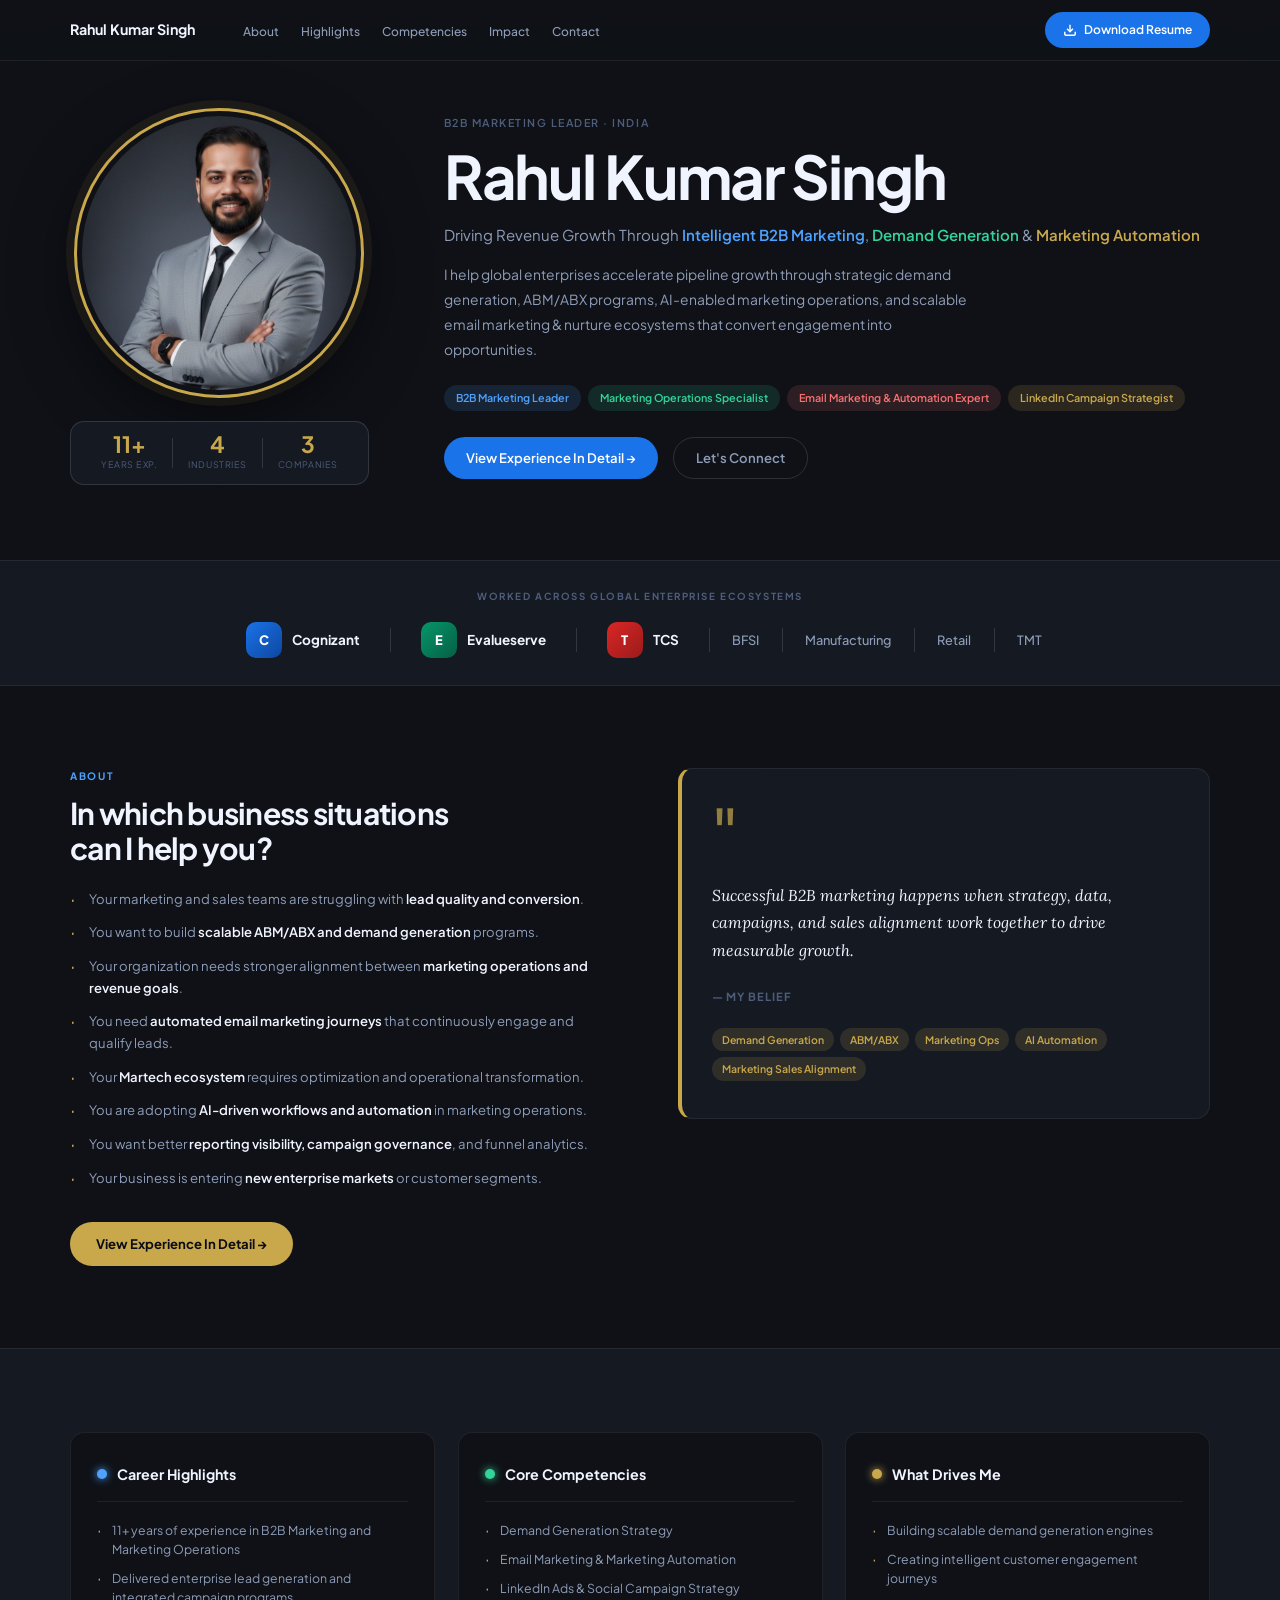
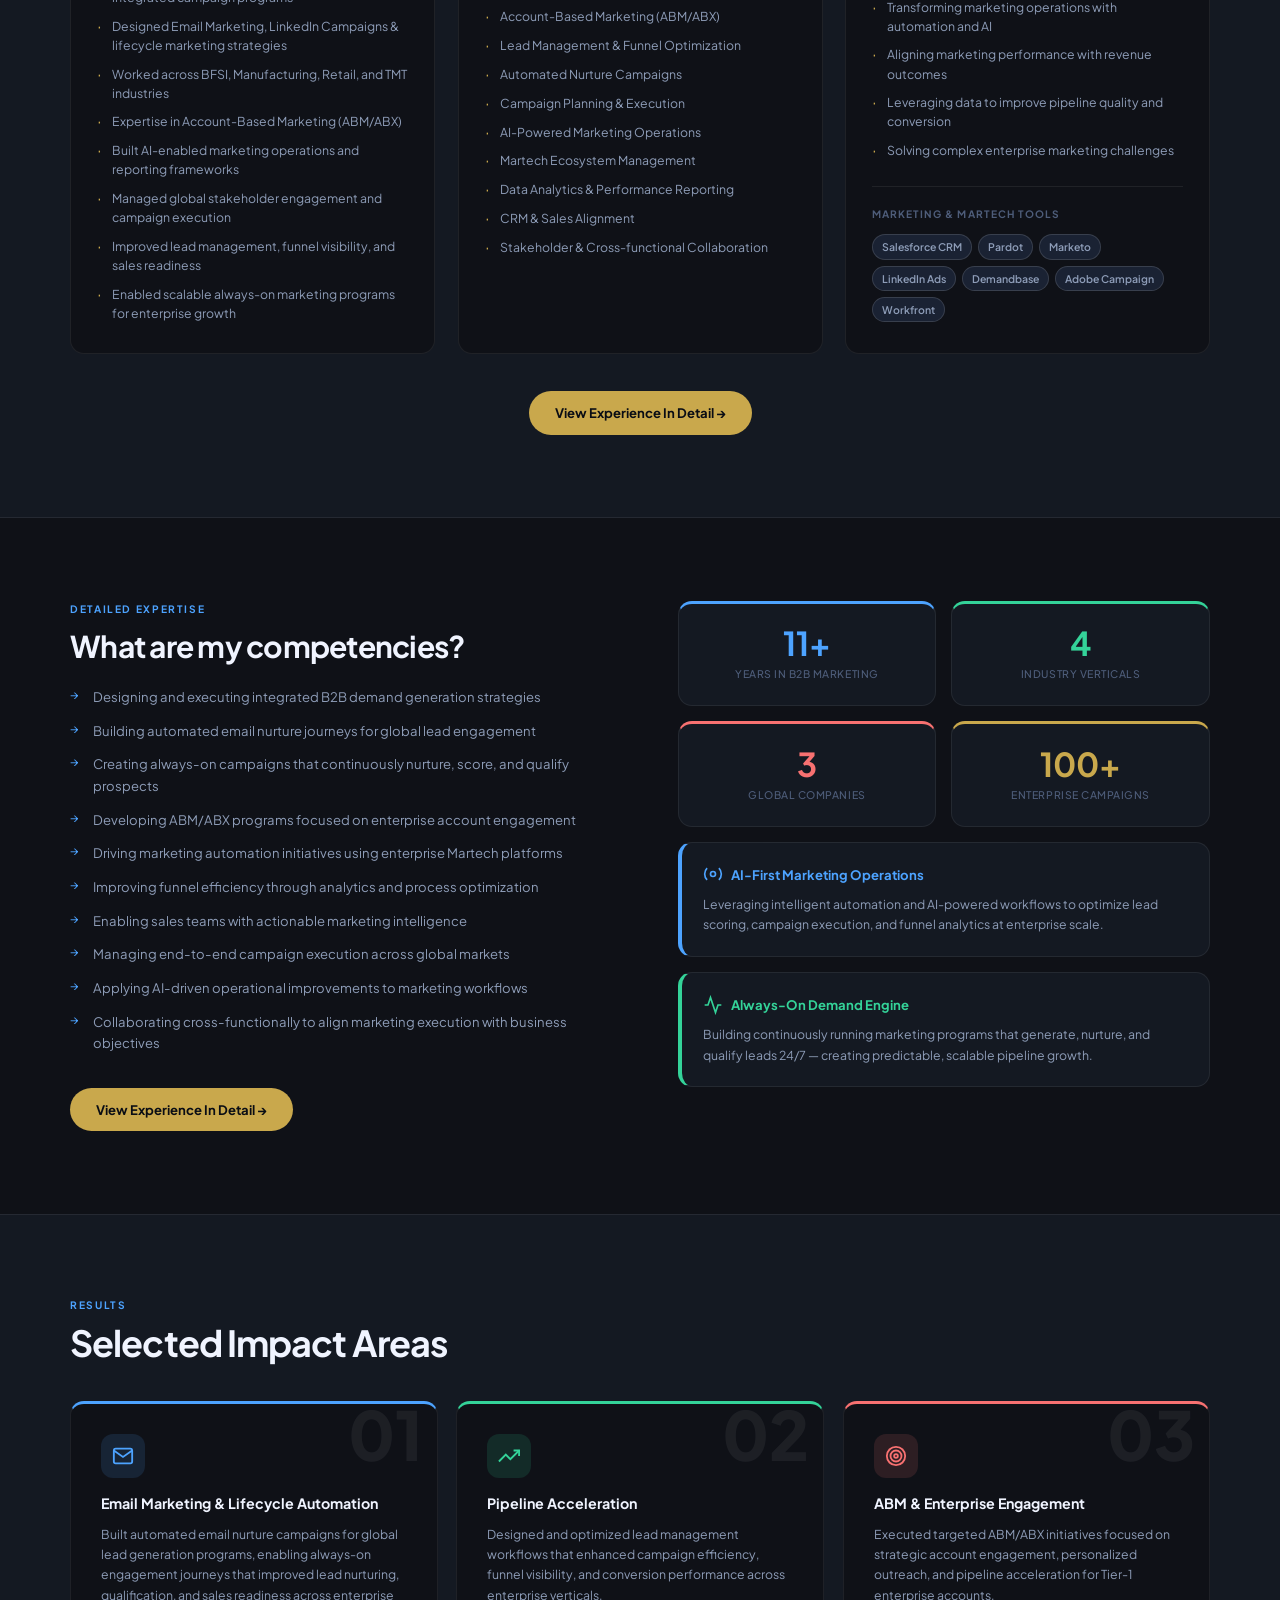
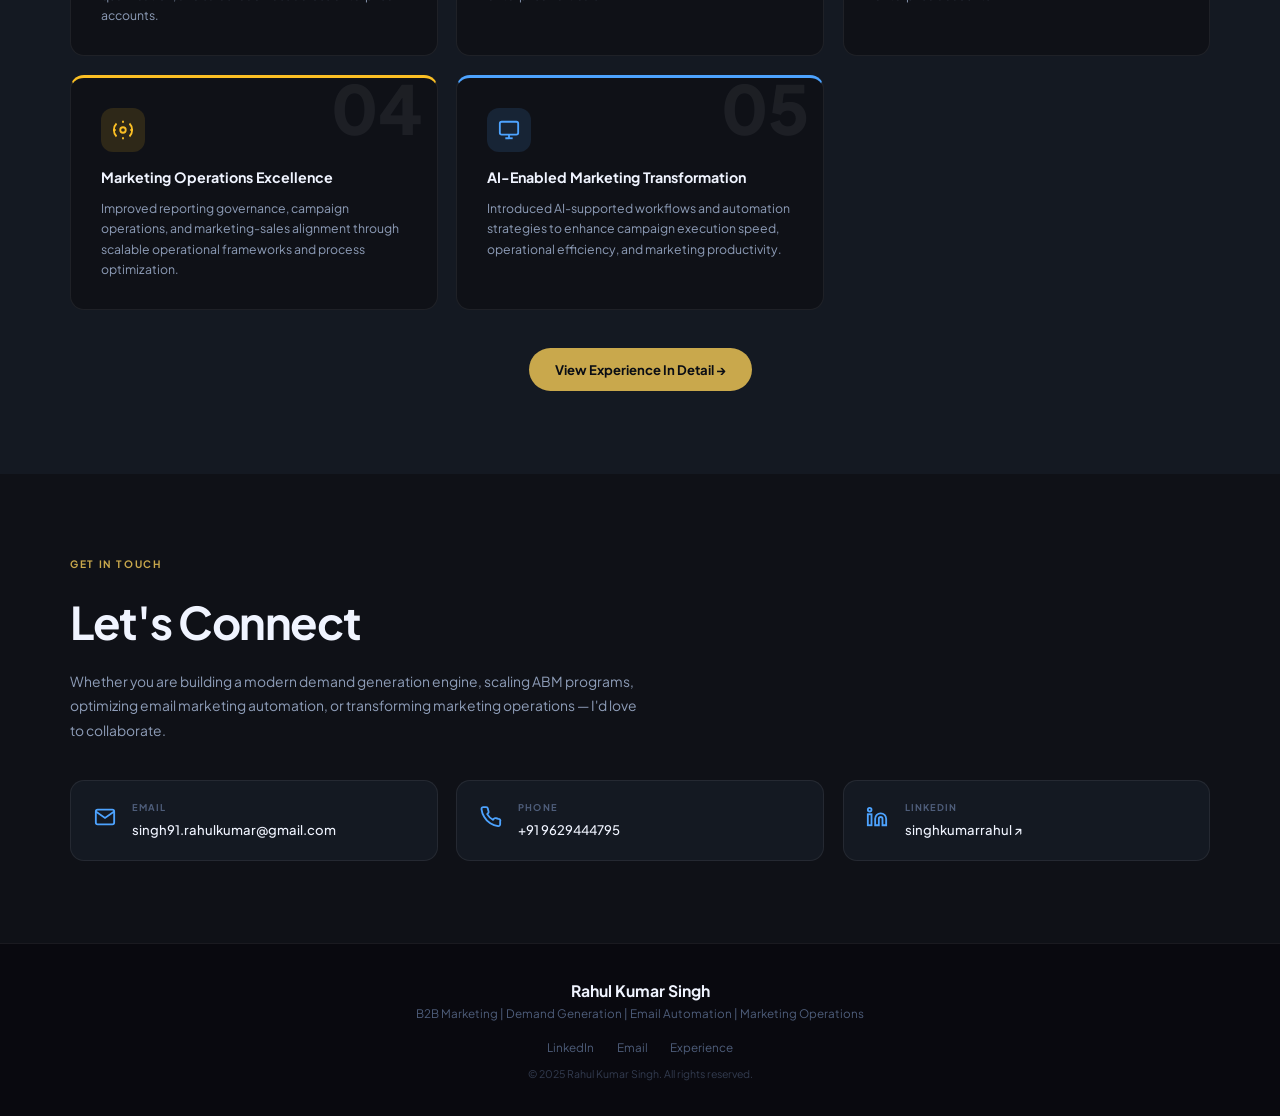
<file: index.html>
<!DOCTYPE html>
<html lang="en">
<head>
  <meta charset="UTF-8"/>
  <meta name="viewport" content="width=device-width, initial-scale=1.0"/>
  <title>Rahul Kumar Singh — B2B Marketing Leader</title>
  <link rel="preconnect" href="https://fonts.googleapis.com">
  <link href="https://fonts.googleapis.com/css2?family=Plus+Jakarta+Sans:ital,wght@0,300;0,400;0,500;0,600;0,700;1,400&family=Lora:ital,wght@0,400;0,600;1,400;1,600&display=swap" rel="stylesheet">
  <link rel="stylesheet" href="css/index.css"/>
</head>
<body>

<!-- ═══ NAV ═══ -->
<nav class="nav" id="nav">
  <div class="nav-inner">
    <div class="nav-logo">Rahul Kumar Singh</div>
    <ul class="nav-links">
      <li><a href="#about">About</a></li>
      <li><a href="#highlights">Highlights</a></li>
      <li><a href="#competencies">Competencies</a></li>
      <li><a href="#impact">Impact</a></li>
      <li><a href="#contact">Contact</a></li>
    </ul>
    <a href="Rahul_Kumar_Singh_Resume.pdf" 
   download="Rahul_Kumar_Singh_Resume.pdf" 
   class="nav-cta">
  <svg width="14" height="14" viewBox="0 0 24 24" fill="none" 
       stroke="currentColor" stroke-width="2.5">
    <path d="M21 15v4a2 2 0 0 1-2 2H5a2 2 0 0 1-2-2v-4"/>
    <polyline points="7 10 12 15 17 10"/>
    <line x1="12" y1="15" x2="12" y2="3"/>
  </svg>
  Download Resume
</a>
    <button class="hamburger" id="hamburger" onclick="toggleMenu()">
      <span></span><span></span><span></span>
    </button>
  </div>
</nav>

<!-- MOBILE MENU -->
<div class="mobile-nav" id="mobileNav">
  <a href="#about" onclick="closeMenu()">About</a>
  <a href="#highlights" onclick="closeMenu()">Highlights</a>
  <a href="#competencies" onclick="closeMenu()">Competencies</a>
  <a href="#impact" onclick="closeMenu()">Impact</a>
  <a href="#contact" onclick="closeMenu()">Contact</a>
 <a href="Rahul_Kumar_Singh_Resume.pdf" 
     download="Rahul_Kumar_Singh_Resume.pdf" 
     class="mob-cta" 
     onclick="closeMenu()">
    ⬇ Download Resume
  </a>
</div>

<!-- ═══ SECTION 1: HERO ═══ -->
<section class="hero" id="hero">
  <div class="hero-inner container">

    <div class="hero-left">
      <div class="hero-photo-ring">
        <img src="assets/rahul.png" alt="Rahul Kumar Singh" class="hero-photo"/>
      </div>
      <div class="hero-stats-row">
        <div class="hero-stat">
          <span class="hs-num">11+</span>
          <span class="hs-lbl">Years Exp.</span>
        </div>
        <div class="hs-div"></div>
        <div class="hero-stat">
          <span class="hs-num">4</span>
          <span class="hs-lbl">Industries</span>
        </div>
        <div class="hs-div"></div>
        <div class="hero-stat">
          <span class="hs-num">3</span>
          <span class="hs-lbl">Companies</span>
        </div>
      </div>
    </div>

    <div class="hero-right">
      <div class="hero-eyebrow">B2B Marketing Leader · India</div>
      <h1 class="hero-name">Rahul Kumar Singh</h1>
      <p class="hero-tagline">
        Driving Revenue Growth Through
        <span class="t-blue">Intelligent B2B Marketing</span>,
        <span class="t-green">Demand Generation</span>
        &amp; <span class="t-gold">Marketing Automation</span>
      </p>
      <p class="hero-desc">
        I help global enterprises accelerate pipeline growth through strategic demand generation, ABM/ABX programs, AI-enabled marketing operations, and scalable email marketing &amp; nurture ecosystems that convert engagement into opportunities.
      </p>
      <div class="hero-badges">
        <span class="hbadge hb-blue">B2B Marketing Leader</span>
        <span class="hbadge hb-green">Marketing Operations Specialist</span>
        <span class="hbadge hb-red">Email Marketing &amp; Automation Expert</span>
        <span class="hbadge hb-gold">LinkedIn Campaign Strategist</span>
      </div>
      <div class="hero-cta-row">
        <a href="experience.html" class="btn-primary">View Experience In Detail →</a>
        <a href="#contact" class="btn-ghost">Let's Connect</a>
      </div>
    </div>

  </div>
</section>

<!-- ═══ SECTION 2: TRUST STRIP ═══ -->
<section class="trust-strip">
  <div class="container">
    <p class="trust-label">Worked Across Global Enterprise Ecosystems</p>
    <div class="trust-row">
      <div class="trust-company cog-co">
        <div class="tc-badge cog-badge">C</div>
        <span class="tc-name">Cognizant</span>
      </div>
      <div class="trust-sep"></div>
      <div class="trust-company evs-co">
        <div class="tc-badge evs-badge">E</div>
        <span class="tc-name">Evalueserve</span>
      </div>
      <div class="trust-sep"></div>
      <div class="trust-company tcs-co">
        <div class="tc-badge tcs-badge">T</div>
        <span class="tc-name">TCS</span>
      </div>
      <div class="trust-sep"></div>
      <span class="trust-industry">BFSI</span>
      <div class="trust-sep"></div>
      <span class="trust-industry">Manufacturing</span>
      <div class="trust-sep"></div>
      <span class="trust-industry">Retail</span>
      <div class="trust-sep"></div>
      <span class="trust-industry">TMT</span>
    </div>
  </div>
</section>

<!-- ═══ SECTION 3: ABOUT / SITUATIONS + QUOTE ═══ -->
<section class="about-section" id="about">
  <div class="container about-grid">

    <div class="about-left reveal">
      <div class="section-eyebrow">About</div>
      <h2 class="section-h2">In which business situations<br>can I help you?</h2>
      <ul class="situation-list">
        <li>Your marketing and sales teams are struggling with <strong>lead quality and conversion</strong>.</li>
        <li>You want to build <strong>scalable ABM/ABX and demand generation</strong> programs.</li>
        <li>Your organization needs stronger alignment between <strong>marketing operations and revenue goals</strong>.</li>
        <li>You need <strong>automated email marketing journeys</strong> that continuously engage and qualify leads.</li>
        <li>Your <strong>Martech ecosystem</strong> requires optimization and operational transformation.</li>
        <li>You are adopting <strong>AI-driven workflows and automation</strong> in marketing operations.</li>
        <li>You want better <strong>reporting visibility, campaign governance</strong>, and funnel analytics.</li>
        <li>Your business is entering <strong>new enterprise markets</strong> or customer segments.</li>
      </ul>
      <a href="experience.html" class="btn-cta">View Experience In Detail →</a>
    </div>

    <div class="about-right reveal">
      <div class="quote-card">
        <div class="quote-icon">"</div>
        <blockquote class="quote-text">
          Successful B2B marketing happens when strategy, data, campaigns, and sales alignment work together to drive measurable growth.
        </blockquote>
        <p class="quote-attr">— My Belief</p>
        <div class="quote-tags">
          <span class="qt">Demand Generation</span>
          <span class="qt">ABM/ABX</span>
          <span class="qt">Marketing Ops</span>
          <span class="qt">AI Automation</span>
          <span class="qt">Marketing Sales Alignment</span>
        </div>
      </div>
    </div>

  </div>
</section>

<!-- ═══ SECTION 4: HIGHLIGHTS / COMPETENCIES / DRIVES ME ═══ -->
<section class="highlights-section" id="highlights">
  <div class="container">
    <div class="three-col">

      <div class="h-card reveal">
        <div class="hc-head">
          <div class="hc-dot hc-dot-blue"></div>
          <h3>Career Highlights</h3>
        </div>
        <ul class="h-list">
          <li>11+ years of experience in B2B Marketing and Marketing Operations</li>
          <li>Delivered enterprise lead generation and integrated campaign programs</li>
          <li>Designed Email Marketing, LinkedIn Campaigns &amp; lifecycle marketing strategies</li>
          <li>Worked across BFSI, Manufacturing, Retail, and TMT industries</li>
          <li>Expertise in Account-Based Marketing (ABM/ABX)</li>
          <li>Built AI-enabled marketing operations and reporting frameworks</li>
          <li>Managed global stakeholder engagement and campaign execution</li>
          <li>Improved lead management, funnel visibility, and sales readiness</li>
          <li>Enabled scalable always-on marketing programs for enterprise growth</li>
        </ul>
      </div>

      <div class="h-card reveal">
        <div class="hc-head">
          <div class="hc-dot hc-dot-green"></div>
          <h3>Core Competencies</h3>
        </div>
        <ul class="h-list" id="competencies">
          <li>Demand Generation Strategy</li>
          <li>Email Marketing &amp; Marketing Automation</li>
          <li>LinkedIn Ads &amp; Social Campaign Strategy</li>
          <li>Account-Based Marketing (ABM/ABX)</li>
          <li>Lead Management &amp; Funnel Optimization</li>
          <li>Automated Nurture Campaigns</li>
          <li>Campaign Planning &amp; Execution</li>
          <li>AI-Powered Marketing Operations</li>
          <li>Martech Ecosystem Management</li>
          <li>Data Analytics &amp; Performance Reporting</li>
          <li>CRM &amp; Sales Alignment</li>
          <li>Stakeholder &amp; Cross-functional Collaboration</li>
        </ul>
      </div>

      <div class="h-card reveal">
        <div class="hc-head">
          <div class="hc-dot hc-dot-gold"></div>
          <h3>What Drives Me</h3>
        </div>
        <ul class="h-list">
          <li>Building scalable demand generation engines</li>
          <li>Creating intelligent customer engagement journeys</li>
          <li>Transforming marketing operations with automation and AI</li>
          <li>Aligning marketing performance with revenue outcomes</li>
          <li>Leveraging data to improve pipeline quality and conversion</li>
          <li>Solving complex enterprise marketing challenges</li>
        </ul>
        <div class="tools-block">
          <div class="tb-label">Marketing &amp; Martech Tools</div>
          <div class="tools-wrap">
            <span class="tool">Salesforce CRM</span>
            <span class="tool">Pardot</span>
            <span class="tool">Marketo</span>
            <span class="tool">LinkedIn Ads</span>
            <span class="tool">Demandbase</span>
            <span class="tool">Adobe Campaign</span>
            <span class="tool">Workfront</span>
          </div>
        </div>
      </div>

    </div>
    <div class="section-cta-row">
      <a href="experience.html" class="btn-cta">View Experience In Detail →</a>
    </div>
  </div>
</section>

<!-- ═══ SECTION 5: DETAILED EXPERTISE ═══ -->
<section class="expertise-section">
  <div class="container expertise-grid">

    <div class="expertise-left reveal">
      <div class="section-eyebrow">Detailed Expertise</div>
      <h2 class="section-h2">What are my competencies?</h2>
      <ul class="exp-list">
        <li>Designing and executing integrated B2B demand generation strategies</li>
        <li>Building automated email nurture journeys for global lead engagement</li>
        <li>Creating always-on campaigns that continuously nurture, score, and qualify prospects</li>
        <li>Developing ABM/ABX programs focused on enterprise account engagement</li>
        <li>Driving marketing automation initiatives using enterprise Martech platforms</li>
        <li>Improving funnel efficiency through analytics and process optimization</li>
        <li>Enabling sales teams with actionable marketing intelligence</li>
        <li>Managing end-to-end campaign execution across global markets</li>
        <li>Applying AI-driven operational improvements to marketing workflows</li>
        <li>Collaborating cross-functionally to align marketing execution with business objectives</li>
      </ul>
      <a href="experience.html" class="btn-cta">View Experience In Detail →</a>
    </div>

    <div class="expertise-right reveal">
      <div class="stat-grid">
        <div class="stat-box sb-blue">
          <div class="sb-num">11+</div>
          <div class="sb-lbl">Years in B2B Marketing</div>
        </div>
        <div class="stat-box sb-green">
          <div class="sb-num">4</div>
          <div class="sb-lbl">Industry Verticals</div>
        </div>
        <div class="stat-box sb-red">
          <div class="sb-num">3</div>
          <div class="sb-lbl">Global Companies</div>
        </div>
        <div class="stat-box sb-gold">
          <div class="sb-num">100+</div>
          <div class="sb-lbl">Enterprise Campaigns</div>
        </div>
      </div>
      <div class="ai-card">
        <div class="ai-head">
          <svg width="20" height="20" viewBox="0 0 24 24" fill="none" stroke="currentColor" stroke-width="2"><circle cx="12" cy="12" r="3"/><path d="M19.07 4.93a10 10 0 0 1 0 14.14M4.93 4.93a10 10 0 0 0 0 14.14"/></svg>
          AI-First Marketing Operations
        </div>
        <p>Leveraging intelligent automation and AI-powered workflows to optimize lead scoring, campaign execution, and funnel analytics at enterprise scale.</p>
      </div>
      <div class="ai-card" style="border-left-color: var(--green);">
        <div class="ai-head" style="color:var(--green);">
          <svg width="20" height="20" viewBox="0 0 24 24" fill="none" stroke="currentColor" stroke-width="2"><polyline points="22 12 18 12 15 21 9 3 6 12 2 12"/></svg>
          Always-On Demand Engine
        </div>
        <p>Building continuously running marketing programs that generate, nurture, and qualify leads 24/7 — creating predictable, scalable pipeline growth.</p>
      </div>
    </div>

  </div>
</section>

<!-- ═══ SECTION 6: IMPACT CARDS ═══ -->
<section class="impact-section" id="impact">
  <div class="container">
    <div class="section-eyebrow">Results</div>
    <h2 class="section-h2">Selected Impact Areas</h2>
    <div class="impact-grid">

      <div class="impact-card ic-blue reveal">
        <div class="ic-num">01</div>
        <div class="ic-icon-wrap iw-blue">
          <svg width="22" height="22" viewBox="0 0 24 24" fill="none" stroke="currentColor" stroke-width="2"><path d="M4 4h16c1.1 0 2 .9 2 2v12c0 1.1-.9 2-2 2H4c-1.1 0-2-.9-2-2V6c0-1.1.9-2 2-2z"/><polyline points="22,6 12,13 2,6"/></svg>
        </div>
        <h3>Email Marketing &amp; Lifecycle Automation</h3>
        <p>Built automated email nurture campaigns for global lead generation programs, enabling always-on engagement journeys that improved lead nurturing, qualification, and sales readiness across enterprise accounts.</p>
      </div>

      <div class="impact-card ic-green reveal">
        <div class="ic-num">02</div>
        <div class="ic-icon-wrap iw-green">
          <svg width="22" height="22" viewBox="0 0 24 24" fill="none" stroke="currentColor" stroke-width="2"><polyline points="23 6 13.5 15.5 8.5 10.5 1 18"/><polyline points="17 6 23 6 23 12"/></svg>
        </div>
        <h3>Pipeline Acceleration</h3>
        <p>Designed and optimized lead management workflows that enhanced campaign efficiency, funnel visibility, and conversion performance across enterprise verticals.</p>
      </div>

      <div class="impact-card ic-red reveal">
        <div class="ic-num">03</div>
        <div class="ic-icon-wrap iw-red">
          <svg width="22" height="22" viewBox="0 0 24 24" fill="none" stroke="currentColor" stroke-width="2"><circle cx="12" cy="12" r="10"/><circle cx="12" cy="12" r="6"/><circle cx="12" cy="12" r="2"/></svg>
        </div>
        <h3>ABM &amp; Enterprise Engagement</h3>
        <p>Executed targeted ABM/ABX initiatives focused on strategic account engagement, personalized outreach, and pipeline acceleration for Tier-1 enterprise accounts.</p>
      </div>

      <div class="impact-card ic-yellow reveal">
        <div class="ic-num">04</div>
        <div class="ic-icon-wrap iw-yellow">
          <svg width="22" height="22" viewBox="0 0 24 24" fill="none" stroke="currentColor" stroke-width="2"><circle cx="12" cy="12" r="3"/><path d="M19.07 4.93a10 10 0 0 1 0 14.14M4.93 4.93a10 10 0 0 0 0 14.14M2 12h2M20 12h2M12 2v2M12 20v2"/></svg>
        </div>
        <h3>Marketing Operations Excellence</h3>
        <p>Improved reporting governance, campaign operations, and marketing-sales alignment through scalable operational frameworks and process optimization.</p>
      </div>

      <div class="impact-card ic-blue reveal">
        <div class="ic-num">05</div>
        <div class="ic-icon-wrap iw-blue">
          <svg width="22" height="22" viewBox="0 0 24 24" fill="none" stroke="currentColor" stroke-width="2"><rect x="2" y="3" width="20" height="14" rx="2"/><line x1="8" y1="21" x2="16" y2="21"/><line x1="12" y1="17" x2="12" y2="21"/></svg>
        </div>
        <h3>AI-Enabled Marketing Transformation</h3>
        <p>Introduced AI-supported workflows and automation strategies to enhance campaign execution speed, operational efficiency, and marketing productivity.</p>
      </div>

    </div>
    <div class="section-cta-row">
      <a href="experience.html" class="btn-cta">View Experience In Detail →</a>
    </div>
  </div>
</section>

<!-- ═══ SECTION 7: CONTACT ═══ -->
<section class="contact-section" id="contact">
  <div class="container">
    <div class="section-eyebrow contact-eye">Get In Touch</div>
    <h2 class="contact-h2">Let's Connect</h2>
    <p class="contact-sub">Whether you are building a modern demand generation engine, scaling ABM programs, optimizing email marketing automation, or transforming marketing operations — I'd love to collaborate.</p>
    <div class="contact-cards">
      <a href="mailto:singh91.rahulkumar@gmail.com" class="contact-card">
        <div class="cc-icon">
          <svg width="22" height="22" viewBox="0 0 24 24" fill="none" stroke="currentColor" stroke-width="2"><path d="M4 4h16c1.1 0 2 .9 2 2v12c0 1.1-.9 2-2 2H4c-1.1 0-2-.9-2-2V6c0-1.1.9-2 2-2z"/><polyline points="22,6 12,13 2,6"/></svg>
        </div>
        <div>
          <div class="cc-lbl">EMAIL</div>
          <div class="cc-val">singh91.rahulkumar@gmail.com</div>
        </div>
      </a>
      <a href="tel:+919629444795" class="contact-card">
        <div class="cc-icon">
          <svg width="22" height="22" viewBox="0 0 24 24" fill="none" stroke="currentColor" stroke-width="2"><path d="M22 16.92v3a2 2 0 0 1-2.18 2 19.79 19.79 0 0 1-8.63-3.07A19.5 19.5 0 0 1 4.69 12 19.79 19.79 0 0 1 1.61 3.37 2 2 0 0 1 3.6 1.18h3a2 2 0 0 1 2 1.72c.127.96.361 1.903.7 2.81a2 2 0 0 1-.45 2.11L7.91 8.84a16 16 0 0 0 6.15 6.15l1.2-1.24a2 2 0 0 1 2.11-.45c.907.339 1.85.573 2.81.7A2 2 0 0 1 22 16.92z"/></svg>
        </div>
        <div>
          <div class="cc-lbl">PHONE</div>
          <div class="cc-val">+91 9629444795</div>
        </div>
      </a>
      <a href="https://linkedin.com/in/singhkumarrahul" target="_blank" class="contact-card">
        <div class="cc-icon">
          <svg width="22" height="22" viewBox="0 0 24 24" fill="none" stroke="currentColor" stroke-width="2"><path d="M16 8a6 6 0 0 1 6 6v7h-4v-7a2 2 0 0 0-2-2 2 2 0 0 0-2 2v7h-4v-7a6 6 0 0 1 6-6z"/><rect x="2" y="9" width="4" height="12"/><circle cx="4" cy="4" r="2"/></svg>
        </div>
        <div>
          <div class="cc-lbl">LINKEDIN</div>
          <div class="cc-val">singhkumarrahul ↗</div>
        </div>
      </a>
    </div>
  </div>
</section>

<!-- ═══ FOOTER ═══ -->
<footer class="footer">
  <div class="container">
    <div class="footer-inner">
      <div class="footer-brand">
        <div class="footer-name">Rahul Kumar Singh</div>
        <div class="footer-tagline">B2B Marketing | Demand Generation | Email Automation | Marketing Operations</div>
      </div>
      <div class="footer-links">
        <a href="https://linkedin.com/in/singhkumarrahul" target="_blank">LinkedIn</a>
        <a href="mailto:singh91.rahulkumar@gmail.com">Email</a>
        <a href="experience.html">Experience</a>
      </div>
      <div class="footer-copy">© 2025 Rahul Kumar Singh. All rights reserved.</div>
    </div>
  </div>
</footer>

<script src="js/index.js"></script>
</body>
</html>
</file>
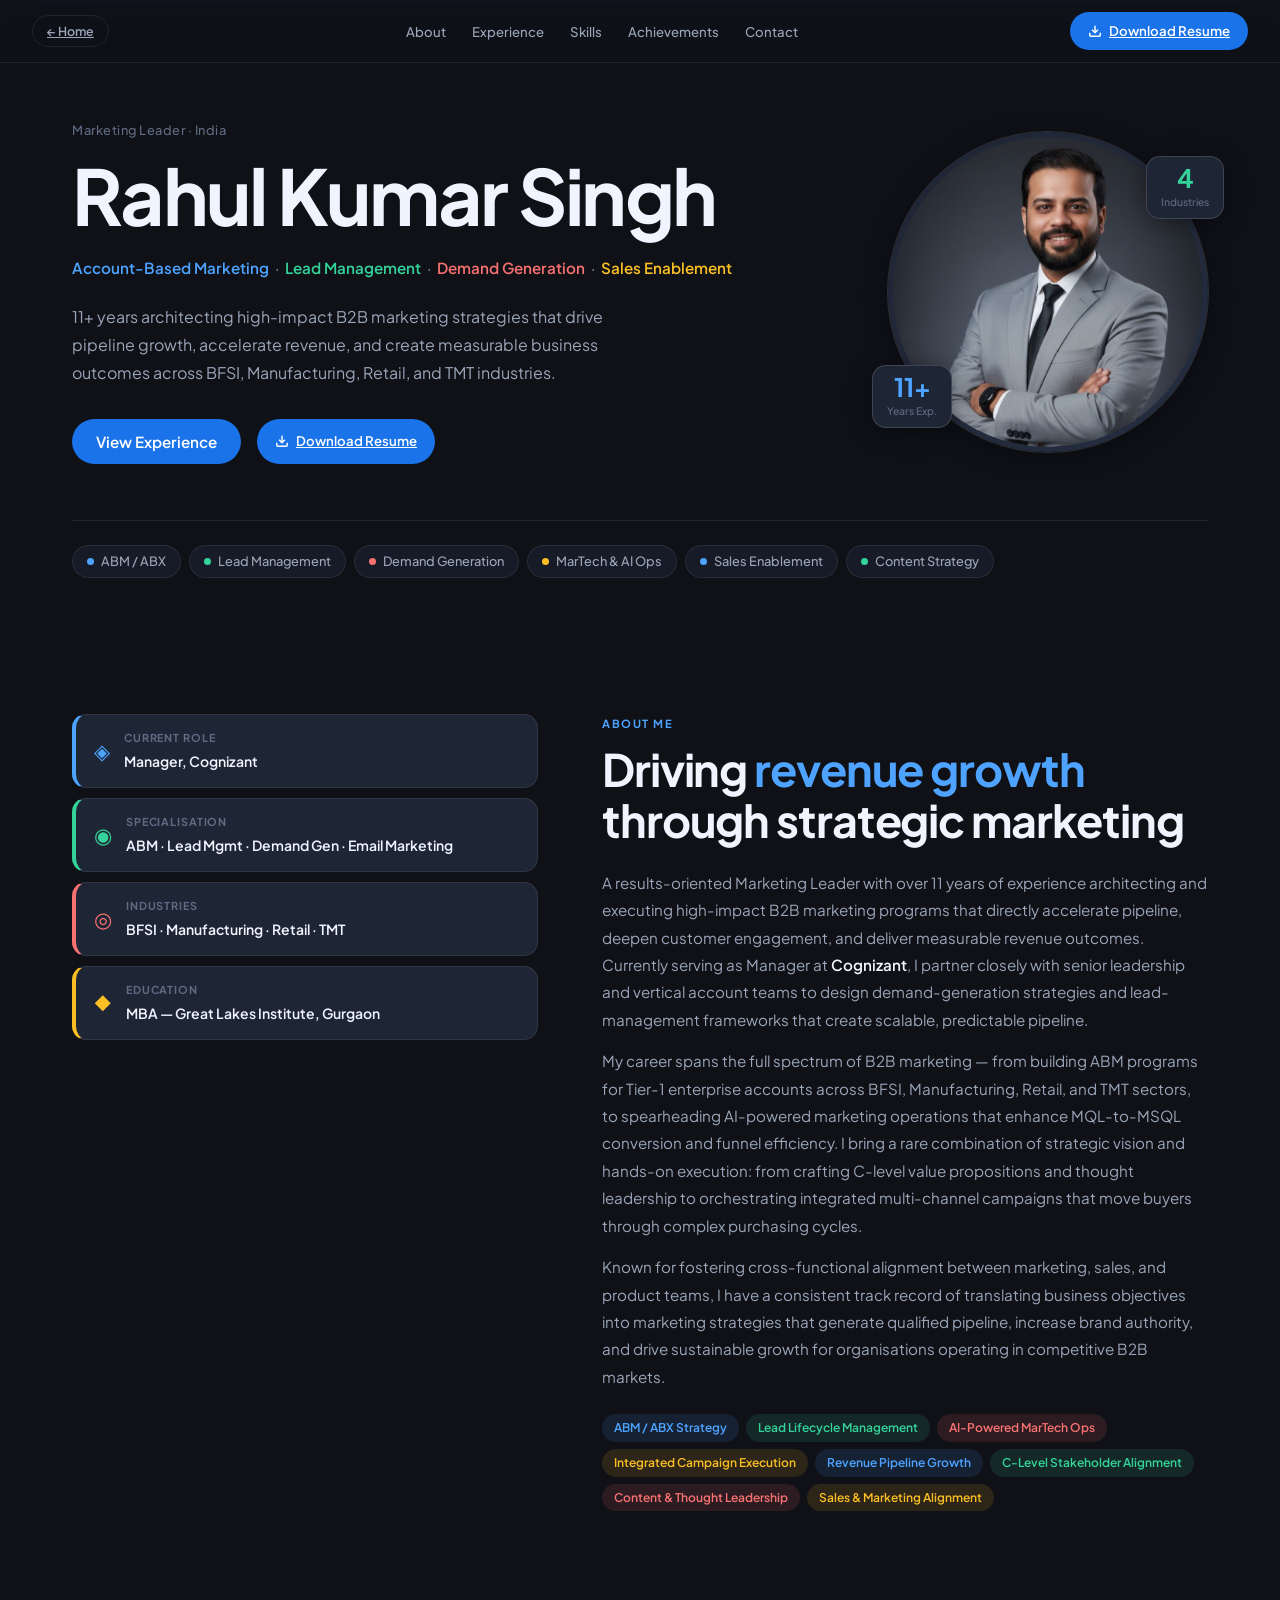
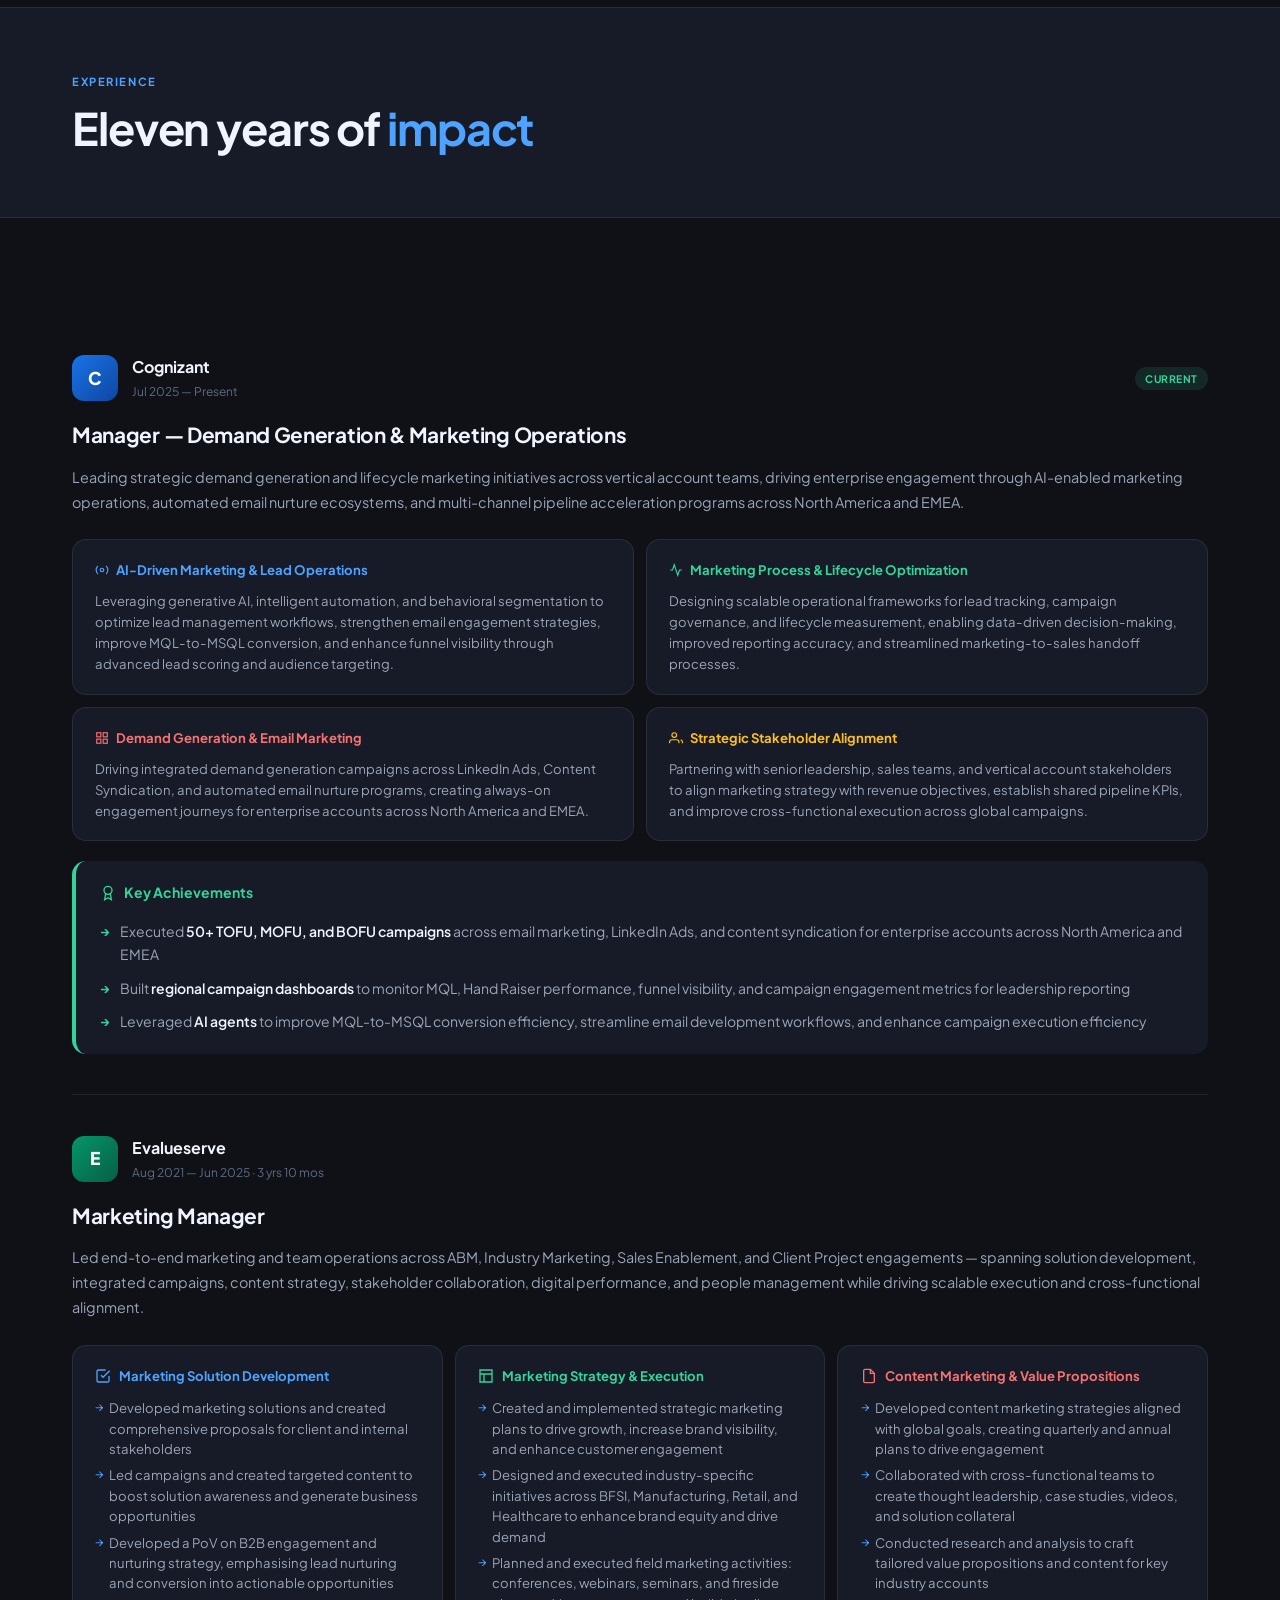
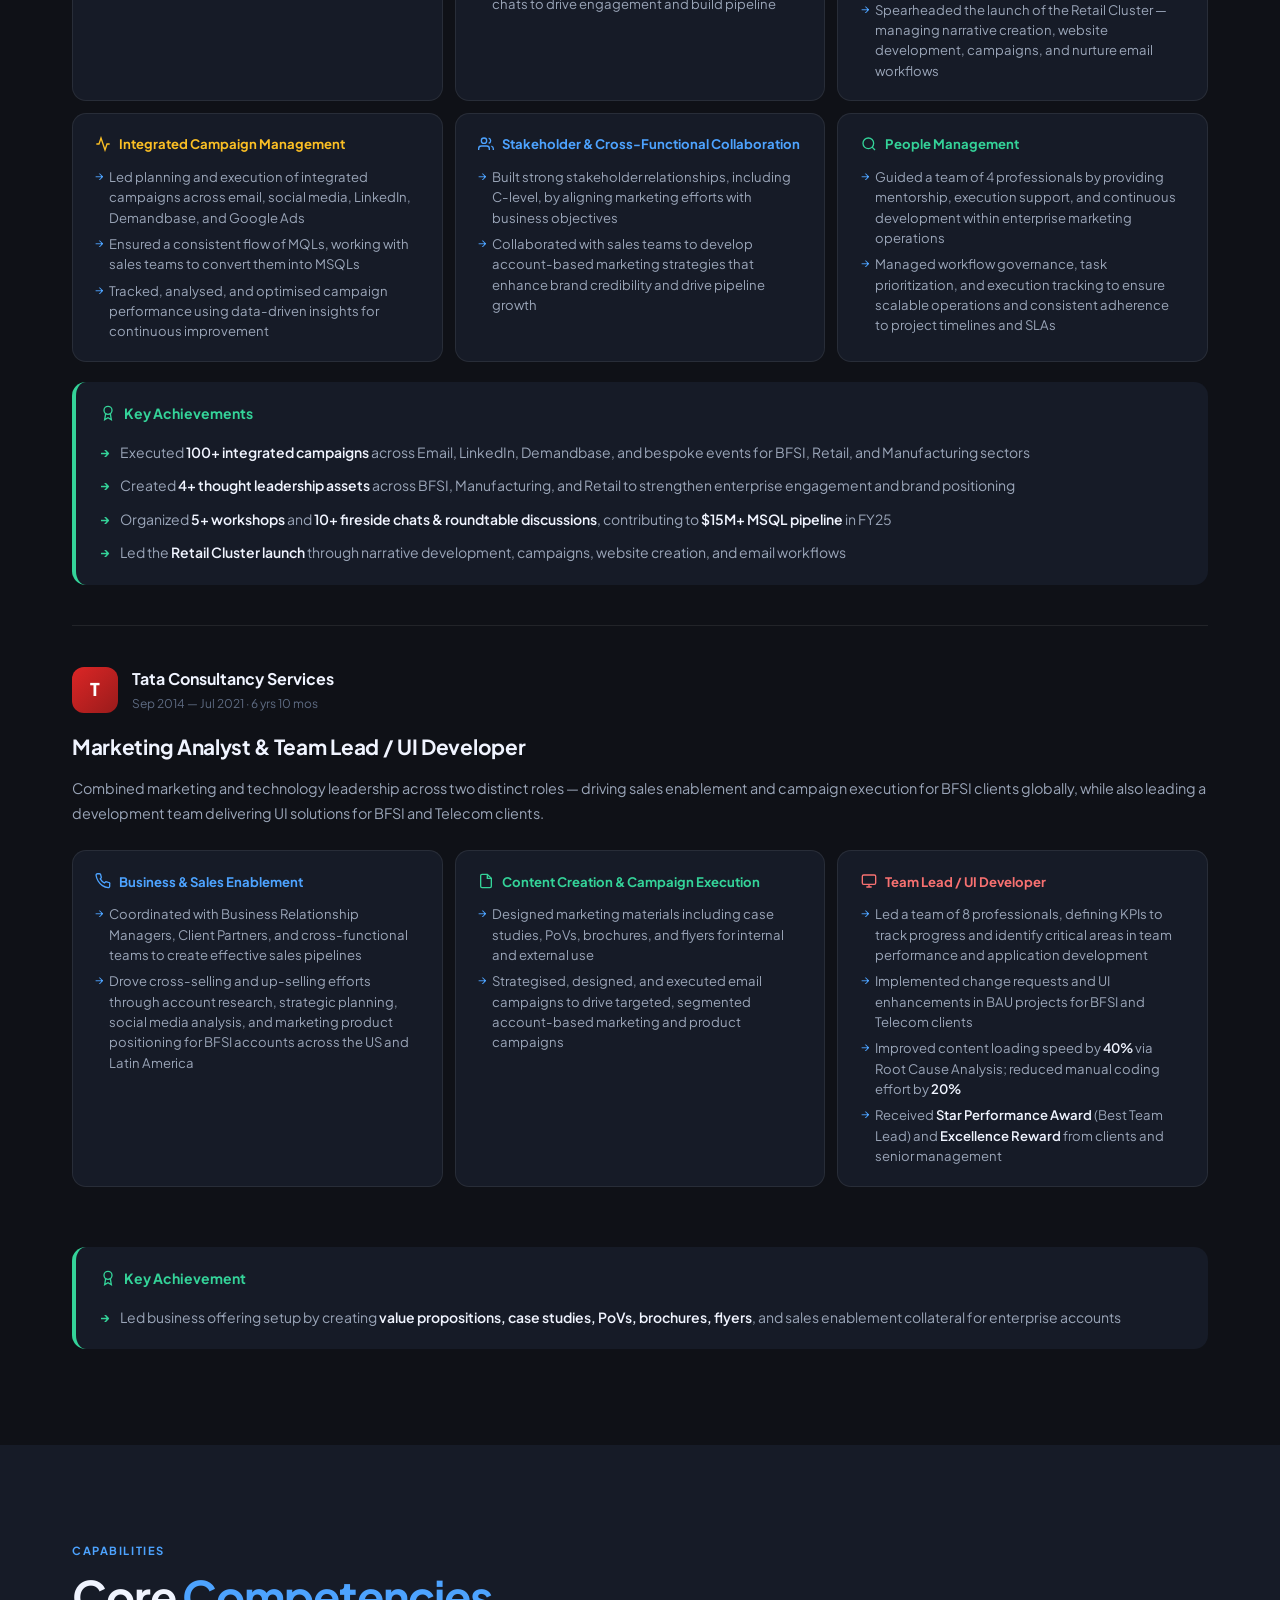
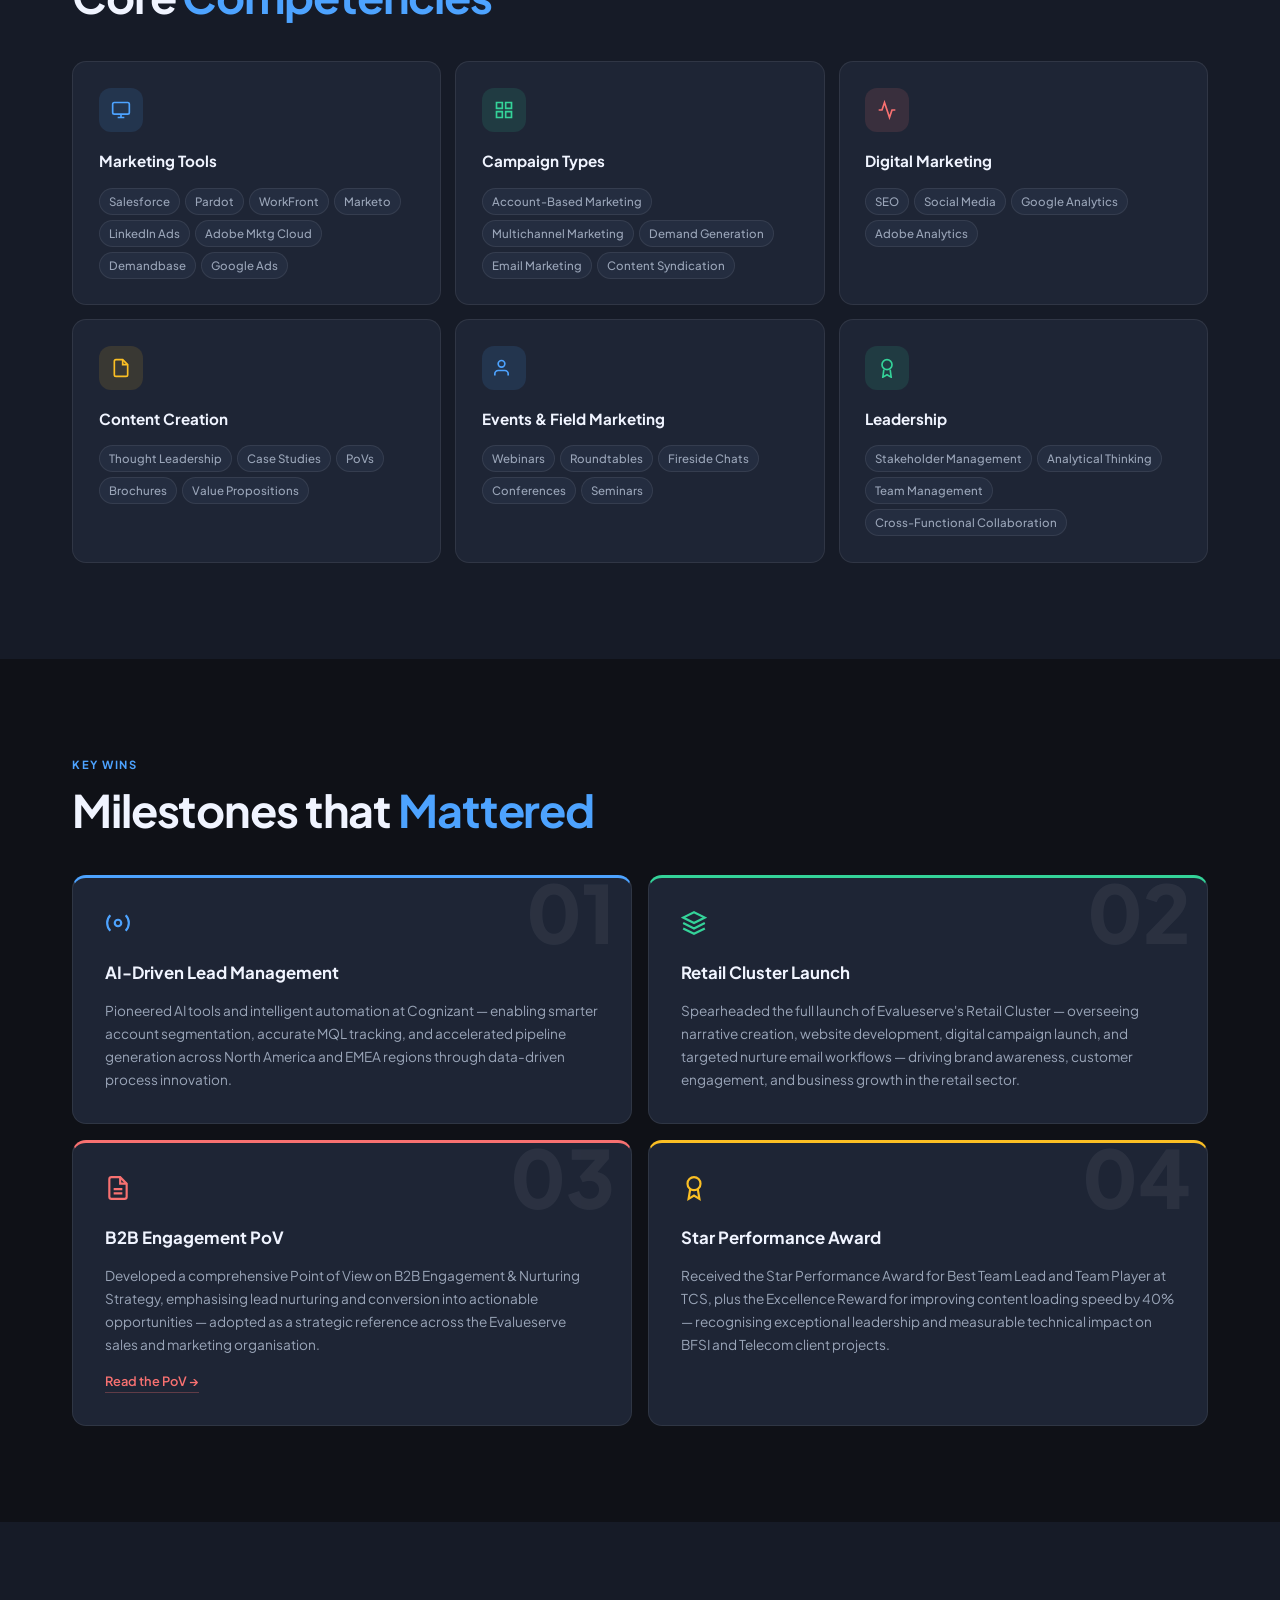
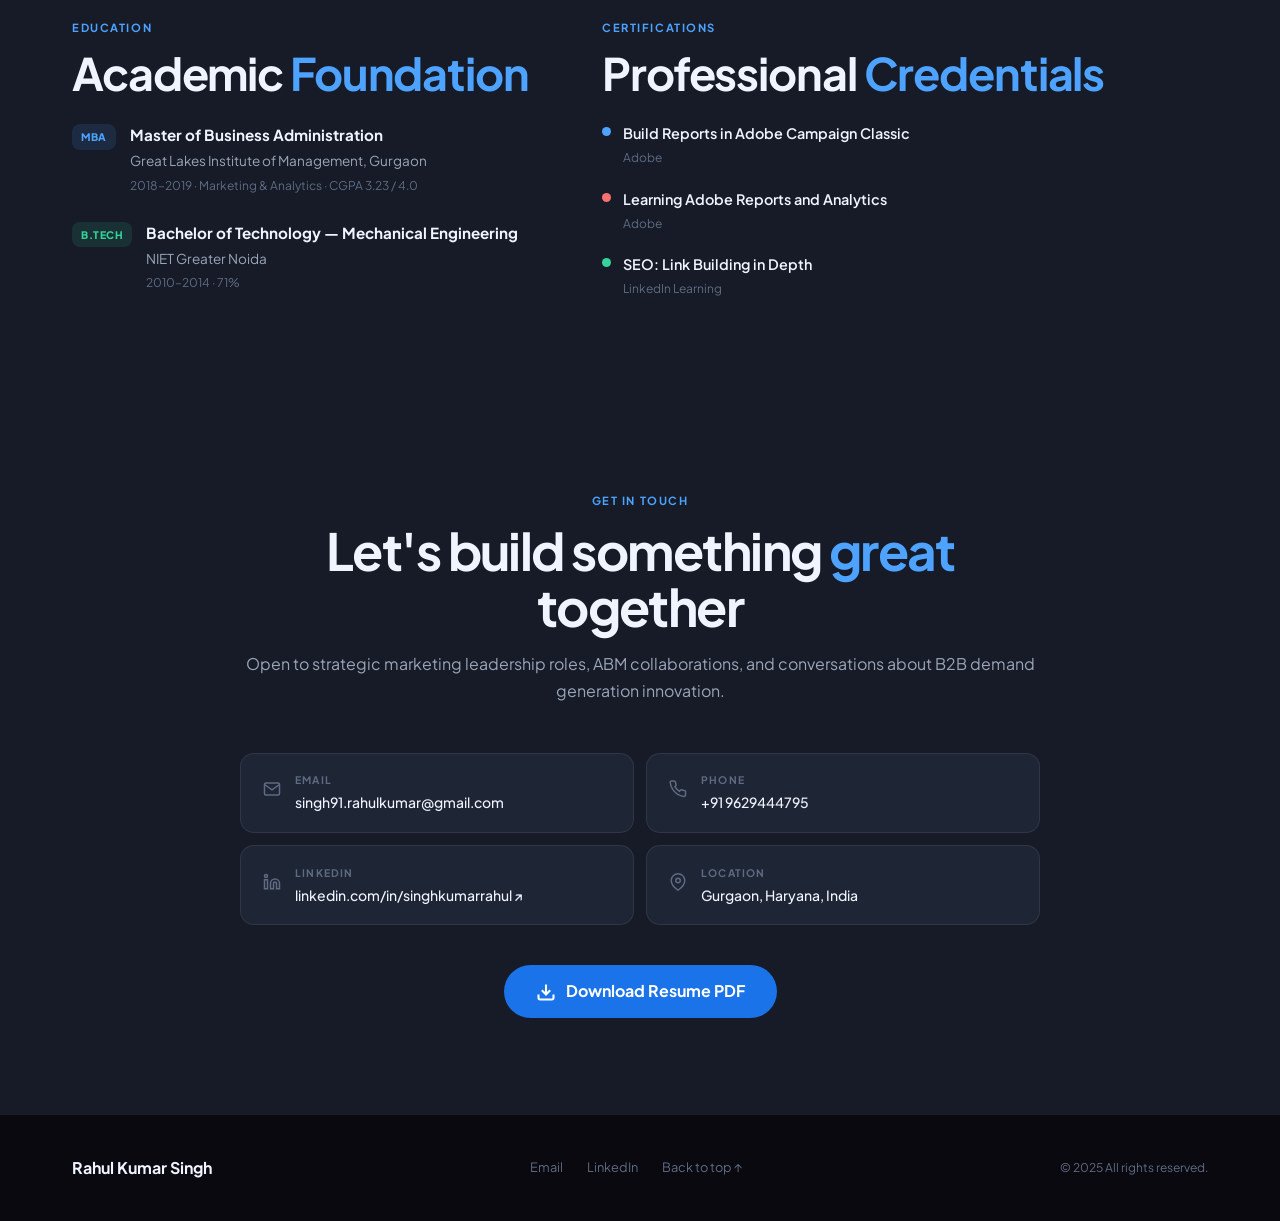
<file: experience.html>
<!DOCTYPE html>
<html lang="en">
<head>
  <meta charset="UTF-8"/>
  <meta name="viewport" content="width=device-width, initial-scale=1.0"/>
  <title>Rahul Kumar Singh — Experience & Portfolio</title>
  <link rel="preconnect" href="https://fonts.googleapis.com">
  <link href="https://fonts.googleapis.com/css2?family=Plus+Jakarta+Sans:ital,wght@0,300;0,400;0,500;0,600;0,700;1,400&display=swap" rel="stylesheet">
  <link rel="stylesheet" href="css/style.css"/>
</head>
<body>

<!-- NAV -->
<nav class="nav" id="nav">
  <div class="nav-inner">
    <a href="index.html" class="nav-back-btn">← Home</a>
    <ul class="nav-links">
      <li><a href="#about">About</a></li>
      <li><a href="#experience">Experience</a></li>
      <li><a href="#skills">Skills</a></li>
      <li><a href="#achievements">Achievements</a></li>
      <li><a href="#contact">Contact</a></li>
    </ul>
    <a href="Rahul_Kumar_Singh_Resume.pdf" 
   download="Rahul_Kumar_Singh_Resume.pdf" 
   class="btn-dl">
  <svg width="14" height="14" viewBox="0 0 24 24" fill="none" 
       stroke="currentColor" stroke-width="2.5">
    <path d="M21 15v4a2 2 0 0 1-2 2H5a2 2 0 0 1-2-2v-4"/>
    <polyline points="7 10 12 15 17 10"/>
    <line x1="12" y1="15" x2="12" y2="3"/>
  </svg>
  Download Resume
</a>
    <button class="hamburger" id="hamburger" onclick="toggleMenu()">
      <span></span><span></span><span></span>
    </button>
  </div>
</nav>

<!-- MOBILE MENU -->
<div class="mobile-nav" id="mobileNav">
  <a href="#about" onclick="closeMenu()">About</a>
  <a href="#experience" onclick="closeMenu()">Experience</a>
  <a href="#skills" onclick="closeMenu()">Skills</a>
  <a href="#achievements" onclick="closeMenu()">Achievements</a>
  <a href="#contact" onclick="closeMenu()">Contact</a>
  <a href="Rahul_Kumar_Singh_Resume.pdf"
   download="Rahul_Kumar_Singh_Resume.pdf"
   class="btn-dl-mob"
   onclick="closeMenu()">
  ⬇ Download Resume
</a>
</div>

<!-- HERO -->
<section class="hero" id="hero">
  <div class="hero-inner">
    <div class="hero-text">
      <p class="hero-eyebrow fade-up">Marketing Leader · India</p>
      <h1 class="hero-heading fade-up delay-1">Rahul Kumar Singh</h1>
      <p class="hero-sub fade-up delay-2">
        <span class="hb">Account-Based Marketing</span> &nbsp;·&nbsp;
        <span class="hg">Lead Management</span> &nbsp;·&nbsp;
        <span class="hr">Demand Generation</span> &nbsp;·&nbsp;
        <span class="hy">Sales Enablement</span>
      </p>
      <p class="hero-desc fade-up delay-3">11+ years architecting high-impact B2B marketing strategies that drive pipeline growth, accelerate revenue, and create measurable business outcomes across BFSI, Manufacturing, Retail, and TMT industries.</p>
      <div class="hero-cta fade-up delay-4">
        <a href="#experience" class="btn-primary mobilehide">View Experience</a>
        <a href="Rahul_Kumar_Singh_Resume.pdf" 
   download="Rahul_Kumar_Singh_Resume.pdf" 
   class="btn-dl">
  <svg width="14" height="14" viewBox="0 0 24 24" fill="none" 
       stroke="currentColor" stroke-width="2.5">
    <path d="M21 15v4a2 2 0 0 1-2 2H5a2 2 0 0 1-2-2v-4"/>
    <polyline points="7 10 12 15 17 10"/>
    <line x1="12" y1="15" x2="12" y2="3"/>
  </svg>
  Download Resume
</a>
      </div>
    </div>
    <div class="hero-photo fade-up delay-2">
      <div class="photo-ring">
        <img src="assets/rahul.png" alt="Rahul Kumar Singh" class="profile-img"/>
      </div>
      <div class="photo-badge badge-1"><span class="badge-num">11+</span><span class="badge-label">Years Exp.</span></div>
      <div class="photo-badge badge-2"><span class="badge-num">4</span><span class="badge-label">Industries</span></div>
    </div>
  </div>
  <div class="hero-pills fade-up delay-5">
    <div class="pill"><span class="dot db"></span>ABM / ABX</div>
    <div class="pill"><span class="dot dg"></span>Lead Management</div>
    <div class="pill"><span class="dot dr"></span>Demand Generation</div>
    <div class="pill"><span class="dot dy"></span>MarTech &amp; AI Ops</div>
    <div class="pill"><span class="dot db"></span>Sales Enablement</div>
    <div class="pill"><span class="dot dg"></span>Content Strategy</div>
  </div>
</section>

<!-- ABOUT -->
<section class="section" id="about">
  <div class="container">
    <div class="two-col">
      <div class="about-cards fade-in">
        <div class="acard ab"><span class="aico">◈</span><div><div class="albl">Current Role</div><div class="aval">Manager, Cognizant</div></div></div>
        <div class="acard ag"><span class="aico">◉</span><div><div class="albl">Specialisation</div><div class="aval">ABM · Lead Mgmt · Demand Gen · Email Marketing</div></div></div>
        <div class="acard ar"><span class="aico">◎</span><div><div class="albl">Industries</div><div class="aval">BFSI · Manufacturing · Retail · TMT</div></div></div>
        <div class="acard ay"><span class="aico">◆</span><div><div class="albl">Education</div><div class="aval">MBA — Great Lakes Institute, Gurgaon</div></div></div>
      </div>
      <div class="fade-in">
        <div class="eyebrow">About Me</div>
        <h2 class="sec-h">Driving <em>revenue growth</em> through strategic marketing</h2>
        <p class="sec-body">A results-oriented Marketing Leader with over 11 years of experience architecting and executing high-impact B2B marketing programs that directly accelerate pipeline, deepen customer engagement, and deliver measurable revenue outcomes. Currently serving as Manager at <strong>Cognizant</strong>, I partner closely with senior leadership and vertical account teams to design demand-generation strategies and lead-management frameworks that create scalable, predictable pipeline.</p>
        <p class="sec-body">My career spans the full spectrum of B2B marketing — from building ABM programs for Tier-1 enterprise accounts across BFSI, Manufacturing, Retail, and TMT sectors, to spearheading AI-powered marketing operations that enhance MQL-to-MSQL conversion and funnel efficiency. I bring a rare combination of strategic vision and hands-on execution: from crafting C-level value propositions and thought leadership to orchestrating integrated multi-channel campaigns that move buyers through complex purchasing cycles.</p>
        <p class="sec-body">Known for fostering cross-functional alignment between marketing, sales, and product teams, I have a consistent track record of translating business objectives into marketing strategies that generate qualified pipeline, increase brand authority, and drive sustainable growth for organisations operating in competitive B2B markets.</p>
        <div class="chips">
          <span class="chip cb">ABM / ABX Strategy</span>
          <span class="chip cg">Lead Lifecycle Management</span>
          <span class="chip cr">AI-Powered MarTech Ops</span>
          <span class="chip cy">Integrated Campaign Execution</span>
          <span class="chip cb">Revenue Pipeline Growth</span>
          <span class="chip cg">C-Level Stakeholder Alignment</span>
          <span class="chip cr">Content &amp; Thought Leadership</span>
          <span class="chip cy">Sales &amp; Marketing Alignment</span>
        </div>
      </div>
    </div>
  </div>
</section>

<!-- EXP BAND -->
<div class="band">
  <div class="container">
    <div class="eyebrow band-eye">Experience</div>
    <h2 class="sec-h band-h">Eleven years of <em>impact</em></h2>
  </div>
</div>

<!-- EXPERIENCE -->
<section class="section" id="experience">
  <div class="container">

    <!-- COGNIZANT -->
    <div class="exp-block fade-in">
      <div class="exp-meta">
        <div class="exp-logo cog">C</div>
        <div><div class="exp-co">Cognizant</div><div class="exp-dt">Jul 2025 — Present</div></div>
        <span class="badge-curr">Current</span>
      </div>
      <h3 class="exp-role">Manager — Demand Generation &amp; Marketing Operations</h3>
      <p class="exp-desc">Leading strategic demand generation and lifecycle marketing initiatives across vertical account teams, driving enterprise engagement through AI-enabled marketing operations, automated email nurture ecosystems, and multi-channel pipeline acceleration programs across North America and EMEA.</p>
      <div class="pillars">
        <div class="pillar pb">
          <div class="ph"><svg width="14" height="14" viewBox="0 0 24 24" fill="none" stroke="currentColor" stroke-width="2"><circle cx="12" cy="12" r="3"/><path d="M19.07 4.93a10 10 0 0 1 0 14.14M4.93 4.93a10 10 0 0 0 0 14.14"/></svg> AI-Driven Marketing &amp; Lead Operations</div>
          <p>Leveraging generative AI, intelligent automation, and behavioral segmentation to optimize lead management workflows, strengthen email engagement strategies, improve MQL-to-MSQL conversion, and enhance funnel visibility through advanced lead scoring and audience targeting.</p>
        </div>
        <div class="pillar pg">
          <div class="ph"><svg width="14" height="14" viewBox="0 0 24 24" fill="none" stroke="currentColor" stroke-width="2"><polyline points="22 12 18 12 15 21 9 3 6 12 2 12"/></svg> Marketing Process &amp; Lifecycle Optimization</div>
          <p>Designing scalable operational frameworks for lead tracking, campaign governance, and lifecycle measurement, enabling data-driven decision-making, improved reporting accuracy, and streamlined marketing-to-sales handoff processes.</p>
        </div>
        <div class="pillar pr">
          <div class="ph"><svg width="14" height="14" viewBox="0 0 24 24" fill="none" stroke="currentColor" stroke-width="2"><rect x="3" y="3" width="7" height="7"/><rect x="14" y="3" width="7" height="7"/><rect x="14" y="14" width="7" height="7"/><rect x="3" y="14" width="7" height="7"/></svg> Demand Generation &amp; Email Marketing</div>
          <p>Driving integrated demand generation campaigns across LinkedIn Ads, Content Syndication, and automated email nurture programs, creating always-on engagement journeys for enterprise accounts across North America and EMEA.</p>
        </div>
        <div class="pillar py">
          <div class="ph"><svg width="14" height="14" viewBox="0 0 24 24" fill="none" stroke="currentColor" stroke-width="2"><path d="M17 21v-2a4 4 0 0 0-4-4H5a4 4 0 0 0-4 4v2"/><circle cx="9" cy="7" r="4"/><path d="M23 21v-2a4 4 0 0 0-3-3.87"/></svg> Strategic Stakeholder Alignment</div>
          <p>Partnering with senior leadership, sales teams, and vertical account stakeholders to align marketing strategy with revenue objectives, establish shared pipeline KPIs, and improve cross-functional execution across global campaigns.</p>
        </div>
      </div>
      <!-- ↓↓↓ ADD THIS BLOCK RIGHT HERE ↓↓↓ -->
      <div class="cog-achievements">
        <div class="cog-ach-title">
          <svg width="16" height="16" viewBox="0 0 24 24" fill="none"
               stroke="currentColor" stroke-width="2">
            <circle cx="12" cy="8" r="6"/>
            <path d="M15.477 12.89L17 22l-5-3-5 3 1.523-9.11"/>
          </svg>
          Key Achievements
        </div>
        <ul class="cog-ach-list">
          <li>Executed <strong>50+ TOFU, MOFU, and BOFU campaigns</strong> across email marketing, LinkedIn Ads, and content syndication for enterprise accounts across North America and EMEA</li>
          <li>Built <strong>regional campaign dashboards</strong> to monitor MQL, Hand Raiser performance, funnel visibility, and campaign engagement metrics for leadership reporting</li>
          <li>Leveraged <strong>AI agents</strong> to improve MQL-to-MSQL conversion efficiency, streamline email development workflows, and enhance campaign execution efficiency</li>
        </ul>
      </div>
      <!-- ↑↑↑ END OF NEW BLOCK ↑↑↑ -->
      
    </div>
    
    <div class="exp-divider"></div>

    <!-- EVALUESERVE — single section -->
    <div class="exp-block fade-in">
      <div class="exp-meta">
        <div class="exp-logo evs">E</div>
        <div><div class="exp-co">Evalueserve</div><div class="exp-dt">Aug 2021 — Jun 2025 · 3 yrs 10 mos</div></div>
      </div>
      <h3 class="exp-role">Marketing Manager</h3>
      <p class="exp-desc">Led end-to-end marketing and team operations across ABM, Industry Marketing, Sales Enablement, and Client Project engagements — spanning solution development, integrated campaigns, content strategy, stakeholder collaboration, digital performance, and people management while driving scalable execution and cross-functional alignment.</p>

      <div class="card-grid">

        <div class="exp-card ec-b">
          <div class="ec-head"><svg width="16" height="16" viewBox="0 0 24 24" fill="none" stroke="currentColor" stroke-width="2"><path d="M9 11l3 3L22 4"/><path d="M21 12v7a2 2 0 0 1-2 2H5a2 2 0 0 1-2-2V5a2 2 0 0 1 2-2h11"/></svg> Marketing Solution Development</div>
          <ul class="cl">
            <li>Developed marketing solutions and created comprehensive proposals for client and internal stakeholders</li>
            <li>Led campaigns and created targeted content to boost solution awareness and generate business opportunities</li>
            <li>Developed a PoV on B2B engagement and nurturing strategy, emphasising lead nurturing and conversion into actionable opportunities</li>
          </ul>
        </div>

        <div class="exp-card ec-g">
          <div class="ec-head"><svg width="16" height="16" viewBox="0 0 24 24" fill="none" stroke="currentColor" stroke-width="2"><path d="M3 3h18v18H3z"/><path d="M3 9h18M9 21V9"/></svg> Marketing Strategy &amp; Execution</div>
          <ul class="cl">
            <li>Created and implemented strategic marketing plans to drive growth, increase brand visibility, and enhance customer engagement</li>
            <li>Designed and executed industry-specific initiatives across BFSI, Manufacturing, Retail, and Healthcare to enhance brand equity and drive demand</li>
            <li>Planned and executed field marketing activities: conferences, webinars, seminars, and fireside chats to drive engagement and build pipeline</li>
          </ul>
        </div>

        <div class="exp-card ec-r">
          <div class="ec-head"><svg width="16" height="16" viewBox="0 0 24 24" fill="none" stroke="currentColor" stroke-width="2"><path d="M14 2H6a2 2 0 0 0-2 2v16a2 2 0 0 0 2 2h12a2 2 0 0 0 2-2V8z"/><polyline points="14 2 14 8 20 8"/></svg> Content Marketing &amp; Value Propositions</div>
          <ul class="cl">
            <li>Developed content marketing strategies aligned with global goals, creating quarterly and annual plans to drive engagement</li>
            <li>Collaborated with cross-functional teams to create thought leadership, case studies, videos, and solution collateral</li>
            <li>Conducted research and analysis to craft tailored value propositions and content for key industry accounts</li>
            <li>Spearheaded the launch of the Retail Cluster — managing narrative creation, website development, campaigns, and nurture email workflows</li>
          </ul>
        </div>

        <div class="exp-card ec-y">
          <div class="ec-head"><svg width="16" height="16" viewBox="0 0 24 24" fill="none" stroke="currentColor" stroke-width="2"><polyline points="22 12 18 12 15 21 9 3 6 12 2 12"/></svg> Integrated Campaign Management</div>
          <ul class="cl">
            <li>Led planning and execution of integrated campaigns across email, social media, LinkedIn, Demandbase, and Google Ads</li>
            <li>Ensured a consistent flow of MQLs, working with sales teams to convert them into MSQLs</li>
            <li>Tracked, analysed, and optimised campaign performance using data-driven insights for continuous improvement</li>
          </ul>
        </div>

        <div class="exp-card ec-b">
          <div class="ec-head"><svg width="16" height="16" viewBox="0 0 24 24" fill="none" stroke="currentColor" stroke-width="2"><path d="M17 21v-2a4 4 0 0 0-4-4H5a4 4 0 0 0-4 4v2"/><circle cx="9" cy="7" r="4"/><path d="M23 21v-2a4 4 0 0 0-3-3.87"/><path d="M16 3.13a4 4 0 0 1 0 7.75"/></svg> Stakeholder &amp; Cross-Functional Collaboration</div>
          <ul class="cl">
            <li>Built strong stakeholder relationships, including C-level, by aligning marketing efforts with business objectives</li>
            <li>Collaborated with sales teams to develop account-based marketing strategies that enhance brand credibility and drive pipeline growth</li>
          </ul>
        </div>

        <div class="exp-card ec-g">
          <div class="ec-head"><svg width="16" height="16" viewBox="0 0 24 24" fill="none" stroke="currentColor" stroke-width="2"><circle cx="11" cy="11" r="8"/><line x1="21" y1="21" x2="16.65" y2="16.65"/></svg> People Management</div>
          <ul class="cl">
            <li>Guided a team of 4 professionals by providing mentorship, execution support, and continuous development within enterprise marketing operations</li>
            <li>Managed workflow governance, task prioritization, and execution tracking to ensure scalable operations and consistent adherence to project timelines and SLAs</li>
          </ul>
        </div>

      </div>
      <!-- ↓↓↓ ADD THIS BLOCK HERE ↓↓↓ -->
      <div class="cog-achievements">
        <div class="cog-ach-title">
          <svg width="16" height="16" viewBox="0 0 24 24" fill="none"
               stroke="currentColor" stroke-width="2">
            <circle cx="12" cy="8" r="6"/>
            <path d="M15.477 12.89L17 22l-5-3-5 3 1.523-9.11"/>
          </svg>
          Key Achievements
        </div>
        <ul class="cog-ach-list">
          <li>Executed <strong>100+ integrated campaigns</strong> across Email, LinkedIn, Demandbase, and bespoke events for BFSI, Retail, and Manufacturing sectors</li>
          <li>Created <strong>4+ thought leadership assets</strong> across BFSI, Manufacturing, and Retail to strengthen enterprise engagement and brand positioning</li>
          <li>Organized <strong>5+ workshops</strong> and <strong>10+ fireside chats &amp; roundtable discussions</strong>, contributing to <strong>$15M+ MSQL pipeline</strong> in FY25</li>
          <li>Led the <strong>Retail Cluster launch</strong> through narrative development, campaigns, website creation, and email workflows</li>
        </ul>
      </div>
      <!-- ↑↑↑ END OF NEW BLOCK ↑↑↑ -->
    
    </div>

    <div class="exp-divider"></div>

    <!-- TCS -->
    <div class="exp-block fade-in">
      <div class="exp-meta">
        <div class="exp-logo tcs">T</div>
        <div><div class="exp-co">Tata Consultancy Services</div><div class="exp-dt">Sep 2014 — Jul 2021 · 6 yrs 10 mos</div></div>
      </div>
      <h3 class="exp-role">Marketing Analyst &amp; Team Lead / UI Developer</h3>
      <p class="exp-desc">Combined marketing and technology leadership across two distinct roles — driving sales enablement and campaign execution for BFSI clients globally, while also leading a development team delivering UI solutions for BFSI and Telecom clients.</p>

      <div class="card-grid">

        <div class="exp-card ec-b">
          <div class="ec-head"><svg width="16" height="16" viewBox="0 0 24 24" fill="none" stroke="currentColor" stroke-width="2"><path d="M22 16.92v3a2 2 0 0 1-2.18 2 19.79 19.79 0 0 1-8.63-3.07A19.5 19.5 0 0 1 4.69 12 19.79 19.79 0 0 1 1.61 3.37 2 2 0 0 1 3.6 1.18h3a2 2 0 0 1 2 1.72c.127.96.361 1.903.7 2.81a2 2 0 0 1-.45 2.11L7.91 8.84a16 16 0 0 0 6.15 6.15l1.2-1.24a2 2 0 0 1 2.11-.45c.907.339 1.85.573 2.81.7A2 2 0 0 1 22 16.92z"/></svg> Business &amp; Sales Enablement</div>
          <ul class="cl">
            <li>Coordinated with Business Relationship Managers, Client Partners, and cross-functional teams to create effective sales pipelines</li>
            <li>Drove cross-selling and up-selling efforts through account research, strategic planning, social media analysis, and marketing product positioning for BFSI accounts across the US and Latin America</li>
          </ul>
        </div>

        <div class="exp-card ec-g">
          <div class="ec-head"><svg width="16" height="16" viewBox="0 0 24 24" fill="none" stroke="currentColor" stroke-width="2"><path d="M14 2H6a2 2 0 0 0-2 2v16a2 2 0 0 0 2 2h12a2 2 0 0 0 2-2V8z"/><polyline points="14 2 14 8 20 8"/></svg> Content Creation &amp; Campaign Execution</div>
          <ul class="cl">
            <li>Designed marketing materials including case studies, PoVs, brochures, and flyers for internal and external use</li>
            <li>Strategised, designed, and executed email campaigns to drive targeted, segmented account-based marketing and product campaigns</li>
          </ul>
        </div>

        <div class="exp-card ec-r">
          <div class="ec-head"><svg width="16" height="16" viewBox="0 0 24 24" fill="none" stroke="currentColor" stroke-width="2"><rect x="2" y="3" width="20" height="14" rx="2"/><path d="M8 21h8M12 17v4"/></svg> Team Lead / UI Developer</div>
          <ul class="cl">
            <li>Led a team of 8 professionals, defining KPIs to track progress and identify critical areas in team performance and application development</li>
            <li>Implemented change requests and UI enhancements in BAU projects for BFSI and Telecom clients</li>
            <li>Improved content loading speed by <strong>40%</strong> via Root Cause Analysis; reduced manual coding effort by <strong>20%</strong></li>
            <li>Received <strong>Star Performance Award</strong> (Best Team Lead) and <strong>Excellence Reward</strong> from clients and senior management</li>
          </ul>
        </div>

      </div>
    </div>
     <!-- ↓↓↓ ADD THIS BLOCK HERE ↓↓↓ -->
      <div class="cog-achievements">
        <div class="cog-ach-title">
          <svg width="16" height="16" viewBox="0 0 24 24" fill="none"
               stroke="currentColor" stroke-width="2">
            <circle cx="12" cy="8" r="6"/>
            <path d="M15.477 12.89L17 22l-5-3-5 3 1.523-9.11"/>
          </svg>
          Key Achievement
        </div>
        <ul class="cog-ach-list">
          <li>Led business offering setup by creating <strong>value propositions, case studies, PoVs, brochures, flyers</strong>, and sales enablement collateral for enterprise accounts</li>
        </ul>
      </div>
      <!-- ↑↑↑ END OF NEW BLOCK ↑↑↑ -->
    
  </div>
</section>

<!-- SKILLS -->
<section class="section sec-alt" id="skills">
  <div class="container">
    <div class="eyebrow">Capabilities</div>
    <h2 class="sec-h">Core <em>Competencies</em></h2>
    <div class="skills-grid">
      <div class="sk-card fade-in">
        <div class="sk-icon ib"><svg width="20" height="20" viewBox="0 0 24 24" fill="none" stroke="currentColor" stroke-width="2"><rect x="2" y="3" width="20" height="14" rx="2"/><path d="M8 21h8M12 17v4"/></svg></div>
        <h3>Marketing Tools</h3>
        <div class="sk-tags"><span>Salesforce</span><span>Pardot</span><span>WorkFront</span><span>Marketo</span><span>LinkedIn Ads</span><span>Adobe Mktg Cloud</span><span>Demandbase</span><span>Google Ads</span></div>
      </div>
      <div class="sk-card fade-in">
        <div class="sk-icon ig"><svg width="20" height="20" viewBox="0 0 24 24" fill="none" stroke="currentColor" stroke-width="2"><path d="M3 3h7v7H3zM14 3h7v7h-7zM14 14h7v7h-7zM3 14h7v7H3z"/></svg></div>
        <h3>Campaign Types</h3>
        <div class="sk-tags"><span>Account-Based Marketing</span><span>Multichannel Marketing</span><span>Demand Generation</span><span>Email Marketing</span><span>Content Syndication</span></div>
      </div>
      <div class="sk-card fade-in">
        <div class="sk-icon ir"><svg width="20" height="20" viewBox="0 0 24 24" fill="none" stroke="currentColor" stroke-width="2"><polyline points="22 12 18 12 15 21 9 3 6 12 2 12"/></svg></div>
        <h3>Digital Marketing</h3>
        <div class="sk-tags"><span>SEO</span><span>Social Media</span><span>Google Analytics</span><span>Adobe Analytics</span></div>
      </div>
      <div class="sk-card fade-in">
        <div class="sk-icon iy"><svg width="20" height="20" viewBox="0 0 24 24" fill="none" stroke="currentColor" stroke-width="2"><path d="M14 2H6a2 2 0 0 0-2 2v16a2 2 0 0 0 2 2h12a2 2 0 0 0 2-2V8z"/><polyline points="14 2 14 8 20 8"/></svg></div>
        <h3>Content Creation</h3>
        <div class="sk-tags"><span>Thought Leadership</span><span>Case Studies</span><span>PoVs</span><span>Brochures</span><span>Value Propositions</span></div>
      </div>
      <div class="sk-card fade-in">
        <div class="sk-icon ib"><svg width="20" height="20" viewBox="0 0 24 24" fill="none" stroke="currentColor" stroke-width="2"><path d="M17 21v-2a4 4 0 0 0-4-4H5a4 4 0 0 0-4 4v2"/><circle cx="9" cy="7" r="4"/></svg></div>
        <h3>Events &amp; Field Marketing</h3>
        <div class="sk-tags"><span>Webinars</span><span>Roundtables</span><span>Fireside Chats</span><span>Conferences</span><span>Seminars</span></div>
      </div>
      <div class="sk-card fade-in">
        <div class="sk-icon ig"><svg width="20" height="20" viewBox="0 0 24 24" fill="none" stroke="currentColor" stroke-width="2"><circle cx="12" cy="8" r="6"/><polyline points="8.21 13.89 7 23 12 20 17 23 15.79 13.88"/></svg></div>
        <h3>Leadership</h3>
        <div class="sk-tags"><span>Stakeholder Management</span><span>Analytical Thinking</span><span>Team Management</span><span>Cross-Functional Collaboration</span></div>
      </div>
    </div>
  </div>
</section>

<!-- ACHIEVEMENTS -->
<section class="section" id="achievements">
  <div class="container">
    <div class="eyebrow">Key Wins</div>
    <h2 class="sec-h">Milestones that <em>Mattered</em></h2>
    <div class="ach-grid">

      <div class="ach-card ab fade-in">
        <div class="ach-n">01</div>
        <div class="ach-ico"><svg width="26" height="26" viewBox="0 0 24 24" fill="none" stroke="currentColor" stroke-width="2"><circle cx="12" cy="12" r="3"/><path d="M19.07 4.93a10 10 0 0 1 0 14.14M4.93 4.93a10 10 0 0 0 0 14.14"/></svg></div>
        <h3>AI-Driven Lead Management</h3>
        <p>Pioneered AI tools and intelligent automation at Cognizant — enabling smarter account segmentation, accurate MQL tracking, and accelerated pipeline generation across North America and EMEA regions through data-driven process innovation.</p>
      </div>

      <div class="ach-card ag fade-in">
        <div class="ach-n">02</div>
        <div class="ach-ico"><svg width="26" height="26" viewBox="0 0 24 24" fill="none" stroke="currentColor" stroke-width="2"><path d="M12 2L2 7l10 5 10-5-10-5z"/><path d="M2 17l10 5 10-5"/><path d="M2 12l10 5 10-5"/></svg></div>
        <h3>Retail Cluster Launch</h3>
        <p>Spearheaded the full launch of Evalueserve's Retail Cluster — overseeing narrative creation, website development, digital campaign launch, and targeted nurture email workflows — driving brand awareness, customer engagement, and business growth in the retail sector.</p>
      </div>

      <div class="ach-card ar fade-in">
        <div class="ach-n">03</div>
        <div class="ach-ico"><svg width="26" height="26" viewBox="0 0 24 24" fill="none" stroke="currentColor" stroke-width="2"><path d="M14 2H6a2 2 0 0 0-2 2v16a2 2 0 0 0 2 2h12a2 2 0 0 0 2-2V8z"/><path d="M14 2v6h6"/><line x1="16" y1="13" x2="8" y2="13"/><line x1="16" y1="17" x2="8" y2="17"/></svg></div>
        <h3>B2B Engagement PoV</h3>
        <p>Developed a comprehensive Point of View on B2B Engagement &amp; Nurturing Strategy, emphasising lead nurturing and conversion into actionable opportunities — adopted as a strategic reference across the Evalueserve sales and marketing organisation.</p>
        <a href="https://www.evalueserve.com/wp-content/uploads/2023/10/The-B2B-Engagement-Nurturing-Strategy.pdf" target="_blank" class="ach-link">Read the PoV →</a>
      </div>

      <div class="ach-card ay fade-in">
        <div class="ach-n">04</div>
        <div class="ach-ico"><svg width="26" height="26" viewBox="0 0 24 24" fill="none" stroke="currentColor" stroke-width="2"><circle cx="12" cy="8" r="6"/><path d="M15.477 12.89L17 22l-5-3-5 3 1.523-9.11"/></svg></div>
        <h3>Star Performance Award</h3>
        <p>Received the Star Performance Award for Best Team Lead and Team Player at TCS, plus the Excellence Reward for improving content loading speed by 40% — recognising exceptional leadership and measurable technical impact on BFSI and Telecom client projects.</p>
      </div>

    </div>
  </div>
</section>

<!-- EDUCATION & CERTS -->
<section class="section sec-alt">
  <div class="container">
    <div class="two-col">
      <div class="fade-in">
        <div class="eyebrow">Education</div>
        <h2 class="sec-h">Academic <em>Foundation</em></h2>
        <div class="edu-list">
          <div class="edu-item">
            <div class="edu-badge ebb">MBA</div>
            <div><div class="edu-n">Master of Business Administration</div><div class="edu-i">Great Lakes Institute of Management, Gurgaon</div><div class="edu-m">2018–2019 · Marketing &amp; Analytics · CGPA 3.23 / 4.0</div></div>
          </div>
          <div class="edu-item">
            <div class="edu-badge ebg">B.Tech</div>
            <div><div class="edu-n">Bachelor of Technology — Mechanical Engineering</div><div class="edu-i">NIET Greater Noida</div><div class="edu-m">2010–2014 · 71%</div></div>
          </div>
        </div>
      </div>
      <div class="fade-in">
        <div class="eyebrow">Certifications</div>
        <h2 class="sec-h">Professional <em>Credentials</em></h2>
        <div class="cert-list">
          <div class="cert-item"><div class="cdot" style="background:var(--blue)"></div><div><div class="cert-n">Build Reports in Adobe Campaign Classic</div><div class="cert-by">Adobe</div></div></div>
          <div class="cert-item"><div class="cdot" style="background:var(--red)"></div><div><div class="cert-n">Learning Adobe Reports and Analytics</div><div class="cert-by">Adobe</div></div></div>
          <div class="cert-item"><div class="cdot" style="background:var(--green)"></div><div><div class="cert-n">SEO: Link Building in Depth</div><div class="cert-by">LinkedIn Learning</div></div></div>
        </div>
      </div>
    </div>
  </div>
</section>

<!-- CONTACT -->
<section class="section contact-sec" id="contact">
  <div class="container">
    <div class="contact-inner">
      <div class="eyebrow band-eye">Get in Touch</div>
      <h2 class="contact-h">Let's build something <em>great</em> together</h2>
      <p class="contact-s">Open to strategic marketing leadership roles, ABM collaborations, and conversations about B2B demand generation innovation.</p>
      <div class="cc-grid">
        <a href="mailto:singh91.rahulkumar@gmail.com" class="cc"><div class="cc-ico"><svg width="18" height="18" viewBox="0 0 24 24" fill="none" stroke="currentColor" stroke-width="2"><path d="M4 4h16c1.1 0 2 .9 2 2v12c0 1.1-.9 2-2 2H4c-1.1 0-2-.9-2-2V6c0-1.1.9-2 2-2z"/><polyline points="22,6 12,13 2,6"/></svg></div><div><div class="cc-lbl">Email</div><div class="cc-val">singh91.rahulkumar@gmail.com</div></div></a>
        <a href="tel:+919629444795" class="cc"><div class="cc-ico"><svg width="18" height="18" viewBox="0 0 24 24" fill="none" stroke="currentColor" stroke-width="2"><path d="M22 16.92v3a2 2 0 0 1-2.18 2 19.79 19.79 0 0 1-8.63-3.07A19.5 19.5 0 0 1 4.69 12 19.79 19.79 0 0 1 1.61 3.37 2 2 0 0 1 3.6 1.18h3a2 2 0 0 1 2 1.72c.127.96.361 1.903.7 2.81a2 2 0 0 1-.45 2.11L7.91 8.84a16 16 0 0 0 6.15 6.15l1.2-1.24a2 2 0 0 1 2.11-.45c.907.339 1.85.573 2.81.7A2 2 0 0 1 22 16.92z"/></svg></div><div><div class="cc-lbl">Phone</div><div class="cc-val">+91 9629444795</div></div></a>
        <a href="https://www.linkedin.com/in/singhkumarrahul" target="_blank" class="cc"><div class="cc-ico"><svg width="18" height="18" viewBox="0 0 24 24" fill="none" stroke="currentColor" stroke-width="2"><path d="M16 8a6 6 0 0 1 6 6v7h-4v-7a2 2 0 0 0-2-2 2 2 0 0 0-2 2v7h-4v-7a6 6 0 0 1 6-6z"/><rect x="2" y="9" width="4" height="12"/><circle cx="4" cy="4" r="2"/></svg></div><div><div class="cc-lbl">LinkedIn</div><div class="cc-val">linkedin.com/in/singhkumarrahul ↗</div></div></a>
        <div class="cc"><div class="cc-ico"><svg width="18" height="18" viewBox="0 0 24 24" fill="none" stroke="currentColor" stroke-width="2"><path d="M21 10c0 7-9 13-9 13s-9-6-9-13a9 9 0 0 1 18 0z"/><circle cx="12" cy="10" r="3"/></svg></div><div><div class="cc-lbl">Location</div><div class="cc-val">Gurgaon, Haryana, India</div></div></div>
      </div>
     <a href="Rahul_Kumar_Singh_Resume.pdf" 
   download="Rahul_Kumar_Singh_Resume.pdf" 
   class="btn-download-large">
  <svg width="20" height="20" viewBox="0 0 24 24" fill="none" 
       stroke="currentColor" stroke-width="2.5">
    <path d="M21 15v4a2 2 0 0 1-2 2H5a2 2 0 0 1-2-2v-4"/>
    <polyline points="7 10 12 15 17 10"/>
    <line x1="12" y1="15" x2="12" y2="3"/>
  </svg>
  Download Resume PDF
</a>
    </div>
  </div>
</section>

<!-- FOOTER -->
<footer class="footer">
  <div class="container">
    <div class="footer-inner">
      <div class="footer-name">Rahul Kumar Singh</div>
      <div class="footer-links">
        <a href="mailto:singh91.rahulkumar@gmail.com">Email</a>
        <a href="https://www.linkedin.com/in/singhkumarrahul" target="_blank">LinkedIn</a>
        <a href="#hero">Back to top ↑</a>
      </div>
      <div class="footer-copy">© 2025 All rights reserved.</div>
    </div>
  </div>
</footer>

<script src="js/main.js"></script>
</body>
</html>
</file>
<file: css/index.css>
@import url('https://fonts.googleapis.com/css2?family=Plus+Jakarta+Sans:ital,wght@0,300;0,400;0,500;0,600;0,700;1,400&family=Lora:ital,wght@0,400;0,600;1,400;1,600&display=swap');

:root {
  --blue: #4da3ff;
  --blue-d: #1a73e8;
  --blue-l: rgba(77,163,255,.13);
  --green: #34d399;
  --green-l: rgba(52,211,153,.13);
  --red: #f87171;
  --red-l: rgba(248,113,113,.13);
  --yellow: #fbbf24;
  --yellow-l: rgba(251,191,36,.13);
  --gold: #c9a84c;
  --gold-l: rgba(201,168,76,.15);
  --bg: #0f1117;
  --bg2: #141922;
  --bg3: #1a2233;
  --bg4: #202b3d;
  --border: rgba(255,255,255,.07);
  --border2: rgba(255,255,255,.13);
  --t1: #f0f4ff;
  --t2: #8e9db8;
  --t3: #4e5d7a;
  --fn: 'Plus Jakarta Sans', -apple-system, sans-serif;
  --serif: 'Lora', Georgia, serif;
  --r: 14px;
  --r-sm: 8px;
  --r-pill: 100px;
  --ease: cubic-bezier(0.4,0,0.2,1);
}

*, *::before, *::after { margin: 0; padding: 0; box-sizing: border-box; }
html { scroll-behavior: smooth; font-size: 15px; }
body { font-family: var(--fn); background: var(--bg); color: var(--t1); line-height: 1.65; overflow-x: hidden; }
a { text-decoration: none; color: inherit; }
::-webkit-scrollbar { width: 4px; }
::-webkit-scrollbar-track { background: var(--bg); }
::-webkit-scrollbar-thumb { background: var(--bg4); border-radius: 2px; }

/* ── CONTAINER ── */
.container { max-width: 1200px; margin: 0 auto; padding: 0 2rem; }

/* ── SHARED TYPOGRAPHY ── */
.section-eyebrow {
  font-size: 0.68rem; font-weight: 700; text-transform: uppercase;
  letter-spacing: .16em; color: var(--blue); margin-bottom: 0.75rem;
}
.section-h2 {
  font-size: clamp(1.6rem, 3vw, 2.4rem); font-weight: 700;
  letter-spacing: -.025em; color: var(--t1); margin-bottom: 1.5rem; line-height: 1.15;
}

/* ── BUTTONS ── */
.btn-primary {
  display: inline-flex; align-items: center; gap: 6px;
  font-family: var(--fn); font-size: 0.875rem; font-weight: 600;
  background: var(--blue-d); color: #fff;
  padding: 10px 22px; border-radius: var(--r-pill);
  transition: background 0.2s, transform 0.15s, box-shadow 0.2s;
}
.btn-primary:hover { background: #1557b0; transform: translateY(-2px); box-shadow: 0 6px 20px rgba(26,115,232,.4); }
.btn-ghost {
  display: inline-flex; align-items: center;
  font-family: var(--fn); font-size: 0.875rem; font-weight: 600;
  background: transparent; color: var(--t2);
  border: 1.5px solid var(--border2); padding: 9px 22px;
  border-radius: var(--r-pill); transition: border-color 0.2s, color 0.2s;
}
.btn-ghost:hover { border-color: var(--t1); color: var(--t1); }
.btn-cta {
  display: inline-flex; align-items: center; gap: 6px;
  font-family: var(--fn); font-size: 0.875rem; font-weight: 700;
  background: var(--gold); color: #0a0d14;
  padding: 11px 26px; border-radius: var(--r-pill);
  transition: background 0.2s, transform 0.15s, box-shadow 0.2s;
}
.btn-cta:hover { background: #e8c97a; transform: translateY(-2px); box-shadow: 0 6px 20px rgba(201,168,76,.3); }
.section-cta-row { margin-top: 2.5rem; text-align: center; }

/* ── NAV ── */
.nav {
  position: fixed; top: 0; left: 0; right: 0; z-index: 100;
  background: rgba(15,17,23,.94); backdrop-filter: blur(24px) saturate(160%);
  border-bottom: 1px solid var(--border); transition: box-shadow 0.3s;
}
.nav.scrolled { box-shadow: 0 2px 24px rgba(0,0,0,.6); }
.nav-inner {
  max-width: 1200px;
  margin: 0 auto;
  display: flex;
  align-items: center;
  padding: 0 2rem;
  height: 60px;
  justify-content: space-between;
}
.nav-logo { font-size: 0.95rem; font-weight: 700; color: var(--t1); flex-shrink: 0; }
.nav-links { display: flex; gap: 2px; list-style: none; margin: 0 auto 0 2.5rem; }
.nav-links a {
  font-size: 0.8rem; font-weight: 500; color: var(--t2);
  padding: 5px 10px; border-radius: var(--r-sm); transition: background 0.2s, color 0.2s;
}
.nav-links a:hover { background: var(--bg3); color: var(--t1); }
.nav-cta {
  display: inline-flex;
  align-items: center;
  gap: 7px;
  font-size: 0.8rem;
  font-weight: 600;
  color: #ffffff;
  background: #1a73e8;
  border: none;
  padding: 8px 18px;
  border-radius: 100px;
  cursor: pointer;
  text-decoration: none;
  flex-shrink: 0;
  transition: background 0.2s ease, transform 0.15s ease, box-shadow 0.2s ease;
  white-space: nowrap;
}
.nav-cta:hover {
  background: #1557b0;
  transform: translateY(-1px);
  box-shadow: 0 4px 14px rgba(26, 115, 232, 0.45);
}
.hamburger { display: none; background: none; border: none; cursor: pointer; flex-direction: column; gap: 5px; padding: 4px; margin-left: 1rem; }
.hamburger span { display: block; width: 20px; height: 2px; background: var(--t1); border-radius: 2px; transition: 0.3s; }
.hamburger.open span:nth-child(1) { transform: rotate(45deg) translate(5px,5px); }
.hamburger.open span:nth-child(2) { opacity: 0; }
.hamburger.open span:nth-child(3) { transform: rotate(-45deg) translate(5px,-5px); }
.mobile-nav {
  position: fixed; top: 60px; left: 0; right: 0; z-index: 99;
  background: var(--bg2); border-bottom: 1px solid var(--border);
  display: flex; flex-direction: column; padding: 1rem;
  transform: translateY(-110%); transition: transform 0.4s var(--ease);
}
.mobile-nav.open { transform: translateY(0); }
.mobile-nav a { font-size: 1rem; font-weight: 500; color: var(--t1); padding: 0.75rem 1rem; border-radius: var(--r-sm); }
.mobile-nav a:hover { background: var(--bg3); }
.mob-cta { color: var(--gold) !important;
  font-weight: 700 !important;
  border-top: 1px solid var(--border);
  padding-top: 0.75rem;
  margin-top: 0.25rem; }

/* ── REVEAL ANIMATION ── */
.reveal { opacity: 0; transform: translateY(24px); transition: opacity 0.75s var(--ease), transform 0.75s var(--ease); }
.reveal.visible { opacity: 1; transform: translateY(0); }

/* ══════════════════════════════
   HERO
══════════════════════════════ */
.hero { padding: 108px 0 5rem; }
.hero-inner { display: grid; grid-template-columns: auto 1fr; gap: 5rem; align-items: center; }

.hero-left { display: flex; flex-direction: column; align-items: center; gap: 1.5rem; }
.hero-photo-ring {
  width: 290px; height: 290px; border-radius: 50%;
  border: 3px solid var(--gold); padding: 5px; overflow: hidden;
  box-shadow: 0 0 0 8px rgba(201,168,76,.08), 0 20px 60px rgba(0,0,0,.5);
}
.hero-photo { width: 100%; height: 100%; object-fit: cover; object-position: center top; border-radius: 50%; }
.hero-stats-row { display: flex; align-items: center; gap: 0; background: var(--bg2); border: 1px solid var(--border2); border-radius: var(--r); padding: 0.75rem 1rem; }
.hero-stat { text-align: center; padding: 0 1rem; }
.hs-num { display: block; font-size: 1.5rem; font-weight: 700; color: var(--gold); line-height: 1; }
.hs-lbl { display: block; font-size: 0.6rem; color: var(--t3); margin-top: 3px; text-transform: uppercase; letter-spacing: .06em; }
.hs-div { width: 1px; height: 30px; background: var(--border2); }

.hero-right { padding-left: 0; }
.hero-eyebrow { font-size: 0.72rem; font-weight: 600; text-transform: uppercase; letter-spacing: .14em; color: var(--t3); margin-bottom: 0.9rem; }
.hero-name { font-size: clamp(2.4rem, 5vw, 4rem); font-weight: 700; letter-spacing: -.035em; color: var(--t1); line-height: 1.0; margin-bottom: 1rem; }
.hero-tagline { font-size: 1rem; line-height: 1.8; color: var(--t2); margin-bottom: 1rem; }
.t-blue { color: var(--blue); font-weight: 600; }
.t-green { color: var(--green); font-weight: 600; }
.t-gold { color: var(--gold); font-weight: 600; }
.hero-desc { font-size: 0.925rem; color: var(--t2); line-height: 1.8; margin-bottom: 1.5rem; max-width: 540px; }
.hero-badges { display: flex; flex-wrap: wrap; gap: 7px; margin-bottom: 1.75rem; }
.hbadge { font-size: 0.72rem; font-weight: 600; padding: 4px 12px; border-radius: var(--r-pill); }
.hb-blue { background: var(--blue-l); color: var(--blue); }
.hb-green { background: var(--green-l); color: var(--green); }
.hb-red { background: var(--red-l); color: var(--red); }
.hb-gold { background: var(--gold-l); color: var(--gold); }
.hero-cta-row { display: flex; gap: 1rem; flex-wrap: wrap; }

/* ══════════════════════════════
   TRUST STRIP
══════════════════════════════ */
.trust-strip {
  background: var(--bg2); border-top: 1px solid var(--border); border-bottom: 1px solid var(--border);
  padding: 1.75rem 2rem;
}
.trust-label { font-size: 0.65rem; font-weight: 700; text-transform: uppercase; letter-spacing: .16em; color: var(--t3); text-align: center; margin-bottom: 1.25rem; }
.trust-row { display: flex; align-items: center; justify-content: center; flex-wrap: wrap; gap: 0; max-width: 1200px; margin: 0 auto; }
.trust-company { display: flex; align-items: center; gap: 10px; padding: 0 2rem; }
.tc-badge { width: 36px; height: 36px; border-radius: 10px; display: flex; align-items: center; justify-content: center; font-size: 13px; font-weight: 800; color: #fff; }
.cog-badge { background: linear-gradient(135deg, #1a73e8, #0d47a1); }
.evs-badge { background: linear-gradient(135deg, #059669, #065f46); }
.tcs-badge { background: linear-gradient(135deg, #dc2626, #991b1b); }
.tc-name { font-size: 0.9rem; font-weight: 700; color: var(--t1); }
.trust-sep { width: 1px; height: 24px; background: var(--border2); }
.trust-industry { font-size: 0.85rem; font-weight: 500; color: var(--t2); padding: 0 1.5rem; }

/* ══════════════════════════════
   ABOUT / SITUATIONS
══════════════════════════════ */
.about-section { padding: 5.5rem 0; }
.about-grid { display: grid; grid-template-columns: 1fr 1fr; gap: 5rem; align-items: start; }
.about-left .section-h2 { font-size: clamp(1.5rem, 2.5vw, 2rem); margin-bottom: 1.5rem; }
.situation-list { list-style: none; display: flex; flex-direction: column; gap: 0.8rem; margin-bottom: 2.25rem; }
.situation-list li { font-size: 0.875rem; color: var(--t2); line-height: 1.65; padding-left: 1.25rem; position: relative; }
.situation-list li::before { content: '·'; position: absolute; left: 0; font-size: 1.3rem; line-height: 1.1; color: var(--gold); }
.situation-list strong { color: var(--t1); font-weight: 600; }

.quote-card {
  background: var(--bg2); border: 1px solid var(--border);
  border-left: 4px solid var(--gold);
  border-radius: var(--r); padding: 2.5rem 2rem;
}
.quote-icon { font-family: var(--serif); font-size: 5rem; color: var(--gold); line-height: 0.75; opacity: 0.7; margin-bottom: 1.25rem; }
.quote-text { font-family: var(--serif); font-size: 1.05rem; font-style: italic; color: var(--t1); line-height: 1.75; margin-bottom: 1.5rem; }
.quote-attr { font-size: 0.75rem; font-weight: 700; text-transform: uppercase; letter-spacing: .08em; color: var(--t3); margin-bottom: 1.5rem; }
.quote-tags { display: flex; flex-wrap: wrap; gap: 6px; }
.qt { font-size: 0.7rem; font-weight: 600; padding: 3px 10px; border-radius: var(--r-pill); background: var(--gold-l); color: var(--gold); }

/* ══════════════════════════════
   HIGHLIGHTS / 3 COLUMNS
══════════════════════════════ */
.highlights-section { padding: 5.5rem 0; background: var(--bg2); border-top: 1px solid var(--border); border-bottom: 1px solid var(--border); }
.three-col { display: grid; grid-template-columns: repeat(3,1fr); gap: 1.5rem; }
.h-card {
  background: var(--bg); border: 1px solid var(--border); border-radius: var(--r);
  padding: 2rem 1.75rem;
  transition: border-color 0.3s, transform 0.2s;
}
.h-card:hover { border-color: var(--border2); transform: translateY(-3px); }
.hc-head { display: flex; align-items: center; gap: 10px; margin-bottom: 1.25rem; padding-bottom: 1rem; border-bottom: 1px solid var(--border); }
.hc-dot { width: 10px; height: 10px; border-radius: 50%; flex-shrink: 0; }
.hc-dot-blue { background: var(--blue); box-shadow: 0 0 8px var(--blue); }
.hc-dot-green { background: var(--green); box-shadow: 0 0 8px var(--green); }
.hc-dot-gold { background: var(--gold); box-shadow: 0 0 8px var(--gold); }
.hc-head h3 { font-size: 0.95rem; font-weight: 700; color: var(--t1); }
.h-list { list-style: none; display: flex; flex-direction: column; gap: 0.65rem; }
.h-list li { font-size: 0.82rem; color: var(--t2); line-height: 1.55; padding-left: 1rem; position: relative; }
.h-list li::before { content: '·'; position: absolute; left: 0; font-size: 1.1rem; line-height: 1.1; color: var(--gold); }
.tools-block { margin-top: 1.75rem; padding-top: 1.25rem; border-top: 1px solid var(--border); }
.tb-label { font-size: 0.68rem; font-weight: 700; text-transform: uppercase; letter-spacing: .1em; color: var(--t3); margin-bottom: 0.75rem; }
.tools-wrap { display: flex; flex-wrap: wrap; gap: 6px; }
.tool { font-size: 0.7rem; font-weight: 600; padding: 3px 9px; border-radius: var(--r-pill); background: var(--bg3); border: 1px solid var(--border2); color: var(--t2); }

/* ══════════════════════════════
   EXPERTISE
══════════════════════════════ */
.expertise-section { padding: 5.5rem 0; }
.expertise-grid { display: grid; grid-template-columns: 1fr 1fr; gap: 5rem; align-items: start; }
.expertise-left .section-h2 { font-size: clamp(1.5rem, 2.5vw, 2rem); }
.exp-list { list-style: none; display: flex; flex-direction: column; gap: 0.8rem; margin-bottom: 2.25rem; }
.exp-list li { font-size: 0.875rem; color: var(--t2); line-height: 1.65; padding-left: 1.5rem; position: relative; }
.exp-list li::before { content: '→'; position: absolute; left: 0; font-size: 0.8rem; color: var(--blue); line-height: 1.55; }
.expertise-right { display: flex; flex-direction: column; gap: 1rem; }
.stat-grid { display: grid; grid-template-columns: 1fr 1fr; gap: 1rem; }
.stat-box { background: var(--bg2); border: 1px solid var(--border); border-radius: var(--r); padding: 1.5rem; text-align: center; transition: transform 0.2s; }
.stat-box:hover { transform: translateY(-3px); }
.sb-blue { border-top: 3px solid var(--blue); }
.sb-green { border-top: 3px solid var(--green); }
.sb-red { border-top: 3px solid var(--red); }
.sb-gold { border-top: 3px solid var(--gold); }
.sb-num { font-size: 2.2rem; font-weight: 700; line-height: 1; margin-bottom: 0.4rem; }
.sb-blue .sb-num { color: var(--blue); }
.sb-green .sb-num { color: var(--green); }
.sb-red .sb-num { color: var(--red); }
.sb-gold .sb-num { color: var(--gold); }
.sb-lbl { font-size: 0.7rem; color: var(--t3); font-weight: 500; text-transform: uppercase; letter-spacing: .05em; }
.ai-card {
  background: var(--bg2); border: 1px solid var(--border);
  border-left: 4px solid var(--blue); border-radius: var(--r); padding: 1.4rem;
}
.ai-card .ai-head { display: flex; align-items: center; gap: 8px; font-size: 0.875rem; font-weight: 700; color: var(--blue); margin-bottom: 0.6rem; }
.ai-card p { font-size: 0.82rem; color: var(--t2); line-height: 1.65; }

/* ══════════════════════════════
   IMPACT CARDS
══════════════════════════════ */
.impact-section { padding: 5.5rem 0; background: var(--bg2); border-top: 1px solid var(--border); }
.impact-section .section-eyebrow { margin-bottom: 0.5rem; }
.impact-section .section-h2 { margin-bottom: 2.5rem; }
.impact-grid { display: grid; grid-template-columns: repeat(3,1fr); gap: 1.25rem; }
.impact-card {
  background: var(--bg); border: 1px solid var(--border);
  border-radius: var(--r); padding: 2rem; position: relative; overflow: hidden;
  transition: transform 0.2s, border-color 0.2s;
}
.impact-card:hover { transform: translateY(-5px); border-color: var(--border2); }
/* Last card spans full on 5-item 3-col grid — let it sit naturally */
.ic-num {
  position: absolute; top: -4px; right: 14px;
  font-size: 4.5rem; font-weight: 800; opacity: 0.06;
  color: var(--t1); user-select: none; line-height: 1;
}
.ic-icon-wrap { width: 44px; height: 44px; border-radius: 12px; display: flex; align-items: center; justify-content: center; margin-bottom: 1.1rem; }
.iw-blue { background: var(--blue-l); color: var(--blue); }
.iw-green { background: var(--green-l); color: var(--green); }
.iw-red { background: var(--red-l); color: var(--red); }
.iw-yellow { background: var(--yellow-l); color: var(--yellow); }
.ic-blue { border-top: 3px solid var(--blue); }
.ic-green { border-top: 3px solid var(--green); }
.ic-red { border-top: 3px solid var(--red); }
.ic-yellow { border-top: 3px solid var(--yellow); }
.impact-card h3 { font-size: 0.95rem; font-weight: 700; color: var(--t1); margin-bottom: 0.75rem; line-height: 1.3; }
.impact-card p { font-size: 0.82rem; color: var(--t2); line-height: 1.65; }

/* ══════════════════════════════
   CONTACT
══════════════════════════════ */
.contact-section { padding: 5.5rem 0; }
.contact-eye { color: var(--gold); }
.contact-h2 { font-size: clamp(1.8rem, 4vw, 3rem); font-weight: 700; letter-spacing: -.03em; color: var(--t1); margin-bottom: 0.75rem; }
.contact-sub { font-size: 0.925rem; color: var(--t2); max-width: 580px; line-height: 1.75; margin-bottom: 2.5rem; }
.contact-cards { display: grid; grid-template-columns: repeat(3,1fr); gap: 1.25rem; }
.contact-card {
  display: flex; align-items: center; gap: 1.1rem;
  background: var(--bg2); border: 1px solid var(--border);
  border-radius: var(--r); padding: 1.25rem 1.5rem;
  transition: background 0.2s, transform 0.2s;
}
.contact-card:hover { background: var(--bg3); transform: translateY(-2px); }
.cc-icon { color: var(--blue); flex-shrink: 0; }
.cc-lbl { font-size: 0.62rem; font-weight: 700; text-transform: uppercase; letter-spacing: .12em; color: var(--t3); margin-bottom: 4px; }
.cc-val { font-size: 0.875rem; font-weight: 500; color: var(--t1); }

/* ══════════════════════════════
   FOOTER
══════════════════════════════ */
.footer { background: #09090f; padding: 2.25rem 0; border-top: 1px solid var(--border); }
.footer-inner { display: flex; flex-direction: column; align-items: center; text-align: center; gap: 0.5rem; }
.footer-name { font-size: 1.05rem; font-weight: 700; color: var(--t1); }
.footer-tagline { font-size: 0.78rem; color: var(--t3); }
.footer-links { display: flex; gap: 1.5rem; margin-top: 0.5rem; }
.footer-links a { font-size: 0.78rem; color: var(--t3); transition: color 0.2s; }
.footer-links a:hover { color: var(--t1); }
.footer-copy { font-size: 0.7rem; color: var(--t3); opacity: 0.6; }

/* ══════════════════════════════
   RESPONSIVE
══════════════════════════════ */
@media (max-width: 1024px) {
  .hero-inner { gap: 3rem; }
  .hero-photo-ring { width: 240px; height: 240px; }
  .three-col { grid-template-columns: 1fr 1fr; }
  .impact-grid { grid-template-columns: 1fr 1fr; }
}
@media (max-width: 768px) {
  .nav-links { display: none; }
  .nav-cta { display: none; }
  .hamburger { display: flex; }
  .hero { padding-top: 84px; }
  .hero-inner { grid-template-columns: 1fr; gap: 2rem; }
  .hero-left { align-items: flex-start; flex-direction: row; gap: 1.5rem; }
  .hero-photo-ring { width: 160px; height: 160px; flex-shrink: 0; }
  .about-grid { grid-template-columns: 1fr; gap: 2.5rem; }
  .expertise-grid { grid-template-columns: 1fr; gap: 2.5rem; }
  .three-col { grid-template-columns: 1fr; }
  .impact-grid { grid-template-columns: 1fr; }
  .contact-cards { grid-template-columns: 1fr; }
  .trust-row { gap: 0.25rem; }
  .trust-company { padding: 0 1rem; }
  .trust-industry { padding: 0 0.75rem; font-size: 0.75rem; }
}
@media (max-width: 480px) {
  .hero-left { flex-direction: column; }
  .hero-photo-ring { width: 200px; height: 200px; }
  .container { padding: 0 1.25rem; }
  .hero-name { font-size: 2rem; }
}
@media (max-width: 768px) {
  .nav-cta {
    display: none;
  }
}
</file>
<file: css/style.css>
@import url('https://fonts.googleapis.com/css2?family=Plus+Jakarta+Sans:ital,wght@0,300;0,400;0,500;0,600;0,700;1,400&display=swap');

:root {
  --blue: #4da3ff;
  --blue-d: #1a73e8;
  --blue-l: rgba(77,163,255,0.12);
  --green: #34d399;
  --green-l: rgba(52,211,153,0.12);
  --red: #f87171;
  --red-l: rgba(248,113,113,0.12);
  --yellow: #fbbf24;
  --yellow-l: rgba(251,191,36,0.12);

  --bg: #0f1117;
  --bg2: #161b27;
  --bg3: #1e2535;
  --bg4: #242d40;
  --border: rgba(255,255,255,0.08);
  --border-2: rgba(255,255,255,0.14);

  --t1: #f0f4ff;
  --t2: #9aa5b8;
  --t3: #5e6b82;

  --fn: 'Plus Jakarta Sans', -apple-system, sans-serif;
  --ease: cubic-bezier(0.4, 0, 0.2, 1);
  --r: 14px;
  --r-sm: 8px;
  --r-pill: 100px;
  --sh: 0 4px 24px rgba(0,0,0,0.4);
}

*, *::before, *::after { margin: 0; padding: 0; box-sizing: border-box; }
html { scroll-behavior: smooth; }
body { font-family: var(--fn); background: var(--bg); color: var(--t1); line-height: 1.65; overflow-x: hidden; font-size: 15px; }
::-webkit-scrollbar { width: 5px; }
::-webkit-scrollbar-track { background: var(--bg); }
::-webkit-scrollbar-thumb { background: var(--bg4); border-radius: 3px; }

.nav-back-btn {
  font-size: 0.775rem;
  font-weight: 600;
  color: var(--t2);
  border: 1px solid var(--border);
  padding: 5px 14px;
  border-radius: var(--r-pill);
  flex-shrink: 0;
  transition: color 0.2s, border-color 0.2s;
  margin-right: auto; /* ← pushes everything else to right */
}

.nav-back-btn:hover {
  color: var(--t1);
  border-color: var(--border2);
}
/* ---- NAV ---- */
.nav {
  position: fixed; top: 0; left: 0; right: 0; z-index: 100;
  background: rgba(15,17,23,0.92);
  backdrop-filter: blur(24px) saturate(160%);
  border-bottom: 1px solid var(--border);
  transition: box-shadow 0.3s;
}
.nav.scrolled { box-shadow: 0 2px 20px rgba(0,0,0,0.5); }
.nav-inner {
  max-width: 1280px;
  margin: 0 auto;
  display: flex;
  align-items: center;
  justify-content: flex-start; /* ← changed from space-between */
  gap: 0.5rem;
  padding: 0 2rem;
  height: 62px;
}
.nav-links {
  display: flex;
  gap: 2px;
  list-style: none;
  margin: 0 0 0 1.5rem;  /* ← removed auto, links sit left */
  margin-right: auto;    /* ← pushes download button to far right */
}
.nav-links a {
  font-size: 0.825rem; font-weight: 500; color: var(--t2);
  text-decoration: none; padding: 6px 12px; border-radius: var(--r-sm);
  transition: background 0.2s, color 0.2s; cursor: pointer;
}
.nav-links a:hover { background: var(--bg3); color: var(--t1); }
.nav-links a.active { color: var(--blue); }

.btn-dl {
  display: flex; align-items: center; gap: 7px;
  font-family: var(--fn); font-size: 0.825rem; font-weight: 600;
  background: var(--blue-d); color: #fff; border: none;
  padding: 8px 18px; border-radius: var(--r-pill); cursor: pointer;
  transition: background 0.2s, transform 0.15s, box-shadow 0.2s; white-space: nowrap;
}
.btn-dl:hover { background: #1557b0; transform: translateY(-1px); box-shadow: 0 4px 16px rgba(26,115,232,0.4); }

.hamburger { display: none; background: none; border: none; cursor: pointer; flex-direction: column; gap: 5px; padding: 4px; }
.hamburger span { display: block; width: 22px; height: 2px; background: var(--t1); border-radius: 2px; transition: 0.3s; }
.hamburger.open span:nth-child(1) { transform: rotate(45deg) translate(5px, 5px); }
.hamburger.open span:nth-child(2) { opacity: 0; }
.hamburger.open span:nth-child(3) { transform: rotate(-45deg) translate(5px, -5px); }

.mobile-nav {
  position: fixed; top: 62px; left: 0; right: 0; z-index: 99;
  background: var(--bg2); border-bottom: 1px solid var(--border);
  display: flex; flex-direction: column; padding: 1rem;
  transform: translateY(-110%); transition: transform 0.4s var(--ease);
}
.mobile-nav.open { transform: translateY(0); }
.mobile-nav a { font-size: 1rem; font-weight: 500; color: var(--t1); text-decoration: none; padding: 0.75rem 1rem; border-radius: var(--r-sm); }
.mobile-nav a:hover { background: var(--bg3); }
.btn-dl-mob { font-family: var(--fn); font-size: 0.9rem; font-weight: 600; background: var(--blue-d); color: #fff; border: none; padding: 10px 20px; border-radius: var(--r-pill); cursor: pointer; margin: 0.5rem 1rem; }

/* ---- LAYOUT ---- */
.container { max-width: 1200px; margin: 0 auto; padding: 0 2rem; }
.section { padding: 6rem 0; }
.sec-alt { background: var(--bg2); }

/* ---- TYPOGRAPHY ---- */
.eyebrow {
  font-size: 0.7rem; font-weight: 700; letter-spacing: 0.14em;
  text-transform: uppercase; color: var(--blue); margin-bottom: 0.75rem;
}
.sec-h {
  font-size: clamp(1.8rem, 3.5vw, 2.8rem);
  font-weight: 700; line-height: 1.12; letter-spacing: -0.025em;
  color: var(--t1); margin-bottom: 1.5rem;
}
.sec-h em { color: var(--blue); font-style: normal; }
.sec-body { font-size: 0.95rem; color: var(--t2); line-height: 1.8; margin-bottom: 0.9rem; }
.sec-body strong { color: var(--t1); font-weight: 600; }

/* ---- HERO ---- */
.hero { padding: 120px 2rem 0; max-width: 1200px; margin: 0 auto; }
.hero-inner { display: grid; grid-template-columns: 1fr auto; gap: 4rem; align-items: center; padding-bottom: 3.5rem; }
.hero-eyebrow { font-size: 0.8rem; font-weight: 500; color: var(--t3); letter-spacing: 0.04em; margin-bottom: 1rem; }
.hero-heading { font-size: clamp(2.8rem, 6vw, 5rem); font-weight: 700; line-height: 1.0; letter-spacing: -0.035em; color: var(--t1); margin-bottom: 1.25rem; }
.hero-sub { font-size: 0.95rem; line-height: 1.9; margin-bottom: 1.25rem; color: var(--t2); }
.hb { color: var(--blue); font-weight: 600; }
.hg { color: var(--green); font-weight: 600; }
.hr { color: var(--red); font-weight: 600; }
.hy { color: var(--yellow); font-weight: 600; }
.hero-desc { font-size: 1rem; color: var(--t2); line-height: 1.75; margin-bottom: 2rem; max-width: 540px; }
.hero-cta { display: flex; gap: 1rem; flex-wrap: wrap; }
.btn-primary { display: inline-flex; align-items: center; font-family: var(--fn); font-size: 0.95rem; font-weight: 600; background: var(--blue-d); color: #fff; text-decoration: none; padding: 10px 24px; border-radius: var(--r-pill); transition: background 0.2s, transform 0.15s, box-shadow 0.2s; }
.btn-primary:hover { background: #1557b0; transform: translateY(-2px); box-shadow: 0 6px 20px rgba(26,115,232,0.4); }
.btn-outline { display: inline-flex; align-items: center; gap: 7px; font-family: var(--fn); font-size: 0.95rem; font-weight: 600; background: transparent; color: var(--blue); border: 1.5px solid var(--blue); padding: 9px 22px; border-radius: var(--r-pill); cursor: pointer; transition: background 0.2s, transform 0.15s; }
.btn-outline:hover { background: var(--blue-l); transform: translateY(-2px); }

.hero-photo { position: relative; }
.photo-ring { width: 320px; height: 320px; border-radius: 50%; background: linear-gradient(135deg, var(--bg3), var(--bg4)); padding: 5px; overflow: hidden; box-shadow: 0 0 0 1px var(--border-2), var(--sh); }
.profile-img { width: 100%; height: 100%; object-fit: cover; border-radius: 50%; }
.photo-badge { position: absolute; background: var(--bg3); border: 1px solid var(--border-2); border-radius: var(--r); padding: 8px 14px; box-shadow: var(--sh); display: flex; flex-direction: column; align-items: center; }
.badge-1 { bottom: 24px; left: -16px; }
.badge-2 { top: 24px; right: -16px; }
.badge-num { font-size: 1.6rem; font-weight: 700; line-height: 1; }
.badge-1 .badge-num { color: var(--blue); }
.badge-2 .badge-num { color: var(--green); }
.badge-label { font-size: 0.65rem; color: var(--t3); font-weight: 500; margin-top: 2px; white-space: nowrap; }

.hero-pills { display: flex; flex-wrap: wrap; gap: 8px; padding: 1.5rem 0 2.5rem; border-top: 1px solid var(--border); }
.pill { display: flex; align-items: center; gap: 7px; background: var(--bg2); border: 1px solid var(--border); border-radius: var(--r-pill); padding: 5px 14px; font-size: 0.8rem; font-weight: 500; color: var(--t2); }
.dot { width: 7px; height: 7px; border-radius: 50%; }
.db { background: var(--blue); }
.dg { background: var(--green); }
.dr { background: var(--red); }
.dy { background: var(--yellow); }

/* ---- ABOUT ---- */
.two-col { display: grid; grid-template-columns: 1fr 1.3fr; gap: 4rem; align-items: start; }
.about-cards { display: flex; flex-direction: column; gap: 10px; }
.acard { display: flex; align-items: center; gap: 14px; background: var(--bg3); border: 1px solid var(--border); border-left: 4px solid transparent; border-radius: var(--r); padding: 14px 18px; transition: transform 0.2s, border-color 0.2s; }
.acard:hover { transform: translateX(4px); }
.ab { border-left-color: var(--blue); }
.ag { border-left-color: var(--green); }
.ar { border-left-color: var(--red); }
.ay { border-left-color: var(--yellow); }
.aico { font-size: 1.3rem; }
.ab .aico { color: var(--blue); }
.ag .aico { color: var(--green); }
.ar .aico { color: var(--red); }
.ay .aico { color: var(--yellow); }
.albl { font-size: 0.68rem; font-weight: 700; text-transform: uppercase; letter-spacing: 0.08em; color: var(--t3); margin-bottom: 3px; }
.aval { font-size: 0.875rem; font-weight: 600; color: var(--t1); }

.chips { display: flex; flex-wrap: wrap; gap: 7px; margin-top: 1.5rem; }
.chip { font-size: 0.75rem; font-weight: 600; padding: 4px 12px; border-radius: var(--r-pill); }
.cb { background: var(--blue-l); color: var(--blue); }
.cg { background: var(--green-l); color: var(--green); }
.cr { background: var(--red-l); color: var(--red); }
.cy { background: var(--yellow-l); color: var(--yellow); }

/* ---- BAND ---- */
.band { background: var(--bg2); padding: 4rem 0; border-top: 1px solid var(--border); border-bottom: 1px solid var(--border); }
.band-eye { color: var(--blue); }
.band-h { color: var(--t1); margin-bottom: 0; }
.band-h em { color: var(--blue); }

/* ---- EXPERIENCE ---- */
.exp-block { padding: 2.5rem 0; }
.exp-meta { display: flex; align-items: center; gap: 14px; margin-bottom: 1rem; flex-wrap: wrap; }
.exp-logo { width: 46px; height: 46px; border-radius: 12px; display: flex; align-items: center; justify-content: center; font-size: 1.1rem; font-weight: 800; color: #fff; flex-shrink: 0; }
.cog { background: linear-gradient(135deg, #1a73e8, #0d47a1); }
.evs { background: linear-gradient(135deg, #059669, #065f46); }
.tcs { background: linear-gradient(135deg, #dc2626, #991b1b); }
.exp-co { font-size: 1rem; font-weight: 700; color: var(--t1); }
.exp-dt { font-size: 0.75rem; color: var(--t3); margin-top: 2px; }
.badge-curr { font-size: 0.65rem; font-weight: 700; text-transform: uppercase; letter-spacing: 0.05em; background: var(--green-l); color: var(--green); padding: 3px 10px; border-radius: var(--r-pill); margin-left: auto; }
.exp-role { font-size: 1.3rem; font-weight: 700; color: var(--t1); margin-bottom: 0.75rem; letter-spacing: -0.015em; }
.exp-desc { font-size: 0.9rem; color: var(--t2); line-height: 1.75; margin-bottom: 1.5rem; }
.exp-divider { height: 1px; background: var(--border); }

/* Pillars */
.pillars { display: grid; grid-template-columns: 1fr 1fr; gap: 12px; }
.pillar { background: var(--bg2); border: 1px solid var(--border); border-radius: var(--r); padding: 1.2rem 1.4rem; transition: transform 0.2s, border-color 0.2s; }
.pillar:hover { transform: translateY(-3px); border-color: var(--border-2); }
.ph { display: flex; align-items: center; gap: 7px; font-size: 0.82rem; font-weight: 700; margin-bottom: 0.6rem; }
.pb .ph { color: var(--blue); }
.pg .ph { color: var(--green); }
.pr .ph { color: var(--red); }
.py .ph { color: var(--yellow); }
.pillar p { font-size: 0.82rem; color: var(--t2); line-height: 1.6; }

/* Experience Cards */
.card-grid { display: grid; grid-template-columns: 1fr 1fr 1fr; gap: 12px; }
.exp-card { background: var(--bg2); border: 1px solid var(--border); border-radius: var(--r); padding: 1.2rem 1.4rem; transition: transform 0.2s, border-color 0.2s; }
.exp-card:hover { transform: translateY(-3px); border-color: var(--border-2); }
.ec-head { display: flex; align-items: center; gap: 8px; font-size: 0.82rem; font-weight: 700; margin-bottom: 0.75rem; }
.ec-b .ec-head { color: var(--blue); }
.ec-g .ec-head { color: var(--green); }
.ec-r .ec-head { color: var(--red); }
.ec-y .ec-head { color: var(--yellow); }
.cl { list-style: none; display: flex; flex-direction: column; gap: 6px; }
.cl li { position: relative; padding-left: 14px; font-size: 0.82rem; color: var(--t2); line-height: 1.55; }
.cl li::before { content: '→'; position: absolute; left: 0; color: var(--blue); font-size: 0.75rem; }
.cl strong { color: var(--t1); font-weight: 600; }

/* ---- SKILLS ---- */
.skills-grid { display: grid; grid-template-columns: repeat(3, 1fr); gap: 14px; margin-top: 2.5rem; }
.sk-card { background: var(--bg3); border: 1px solid var(--border); border-radius: var(--r); padding: 1.6rem; transition: transform 0.2s, border-color 0.2s; }
.sk-card:hover { transform: translateY(-4px); border-color: var(--border-2); }
.sk-icon { width: 44px; height: 44px; border-radius: 12px; display: flex; align-items: center; justify-content: center; margin-bottom: 1rem; }
.ib { background: var(--blue-l); color: var(--blue); }
.ig { background: var(--green-l); color: var(--green); }
.ir { background: var(--red-l); color: var(--red); }
.iy { background: var(--yellow-l); color: var(--yellow); }
.sk-card h3 { font-size: 0.95rem; font-weight: 700; color: var(--t1); margin-bottom: 0.9rem; }
.sk-tags { display: flex; flex-wrap: wrap; gap: 5px; }
.sk-tags span { font-size: 0.72rem; font-weight: 500; color: var(--t2); background: var(--bg4); border: 1px solid var(--border); padding: 3px 9px; border-radius: var(--r-pill); }

/* ---- ACHIEVEMENTS ---- */
.ach-grid { display: grid; grid-template-columns: 1fr 1fr; gap: 16px; margin-top: 2.5rem; }
.ach-card { background: var(--bg3); border: 1px solid var(--border); border-radius: var(--r); padding: 2rem; position: relative; overflow: hidden; transition: transform 0.2s, border-color 0.2s; }
.ach-card:hover { transform: translateY(-4px); border-color: var(--border-2); }
.ab.ach-card { border-top: 3px solid var(--blue); }
.ag.ach-card { border-top: 3px solid var(--green); }
.ar.ach-card { border-top: 3px solid var(--red); }
.ay.ach-card { border-top: 3px solid var(--yellow); }
.ach-n { position: absolute; top: -6px; right: 16px; font-size: 5rem; font-weight: 800; opacity: 0.06; color: var(--t1); user-select: none; line-height: 1; }
.ach-ico { margin-bottom: 1rem; }
.ab .ach-ico { color: var(--blue); }
.ag .ach-ico { color: var(--green); }
.ar .ach-ico { color: var(--red); }
.ay .ach-ico { color: var(--yellow); }
.ach-card h3 { font-size: 1.05rem; font-weight: 700; color: var(--t1); margin-bottom: 0.75rem; }
.ach-card p { font-size: 0.85rem; color: var(--t2); line-height: 1.7; }
.ach-link { display: inline-block; margin-top: 0.9rem; font-size: 0.8rem; font-weight: 600; color: var(--red); text-decoration: none; border-bottom: 1px solid rgba(248,113,113,0.3); transition: border-color 0.2s, color 0.2s; }
.ach-link:hover { color: #fca5a5; border-color: #fca5a5; }

/* ---- EDUCATION ---- */
.edu-list { display: flex; flex-direction: column; gap: 1.5rem; }
.edu-item { display: flex; align-items: flex-start; gap: 14px; }
.edu-badge { font-size: 0.65rem; font-weight: 800; text-transform: uppercase; letter-spacing: 0.05em; padding: 4px 9px; border-radius: var(--r-sm); flex-shrink: 0; margin-top: 2px; }
.ebb { background: var(--blue-l); color: var(--blue); }
.ebg { background: var(--green-l); color: var(--green); }
.edu-n { font-size: 0.95rem; font-weight: 700; color: var(--t1); margin-bottom: 3px; }
.edu-i { font-size: 0.85rem; color: var(--t2); margin-bottom: 3px; }
.edu-m { font-size: 0.75rem; color: var(--t3); }
.cert-list { display: flex; flex-direction: column; gap: 1.25rem; }
.cert-item { display: flex; align-items: flex-start; gap: 12px; }
.cdot { width: 9px; height: 9px; border-radius: 50%; flex-shrink: 0; margin-top: 5px; }
.cert-n { font-size: 0.9rem; font-weight: 600; color: var(--t1); margin-bottom: 2px; }
.cert-by { font-size: 0.75rem; color: var(--t3); }

/* ---- CONTACT ---- */
.contact-sec { background: var(--bg2); }
.contact-inner { max-width: 800px; margin: 0 auto; text-align: center; }
.contact-h { font-size: clamp(2rem, 4vw, 3.2rem); font-weight: 700; letter-spacing: -0.03em; color: var(--t1); margin-bottom: 1rem; line-height: 1.1; }
.contact-h em { color: var(--blue); font-style: normal; }
.contact-s { font-size: 1rem; color: var(--t2); margin-bottom: 3rem; line-height: 1.7; }
.cc-grid { display: grid; grid-template-columns: repeat(2, 1fr); gap: 12px; margin-bottom: 2.5rem; text-align: left; }
.cc { display: flex; align-items: center; gap: 14px; background: var(--bg3); border: 1px solid var(--border); border-radius: var(--r); padding: 1.1rem 1.4rem; text-decoration: none; cursor: pointer; transition: background 0.2s, transform 0.2s; }
.cc:hover { background: var(--bg4); transform: translateY(-2px); }
.cc-ico { color: var(--t3); flex-shrink: 0; }
.cc-lbl { font-size: 0.65rem; font-weight: 700; letter-spacing: 0.1em; text-transform: uppercase; color: var(--t3); margin-bottom: 3px; }
.cc-val { font-size: 0.875rem; font-weight: 500; color: var(--t1); }
.btn-dl-lg { display: inline-flex; align-items: center; gap: 9px; font-family: var(--fn); font-size: 1rem; font-weight: 700; background: var(--blue-d); color: #fff; border: none; padding: 12px 28px; border-radius: var(--r-pill); cursor: pointer; transition: background 0.2s, transform 0.15s, box-shadow 0.2s; }
.btn-dl-lg:hover { background: #1557b0; transform: translateY(-2px); box-shadow: 0 8px 24px rgba(26,115,232,0.5); }

/* ---- FOOTER ---- */
.footer { background: #09090f; padding: 2.5rem 0; border-top: 1px solid var(--border); }
.footer-inner { display: flex; align-items: center; justify-content: space-between; flex-wrap: wrap; gap: 1rem; }
.footer-name { font-size: 1rem; font-weight: 700; color: var(--t1); }
.footer-links { display: flex; gap: 1.5rem; }
.footer-links a { font-size: 0.8rem; color: var(--t3); text-decoration: none; transition: color 0.2s; }
.footer-links a:hover { color: var(--t1); }
.footer-copy { font-size: 0.75rem; color: var(--t3); }

/* ---- ANIMATIONS ---- */
.fade-up { opacity: 0; transform: translateY(24px); animation: fu 0.7s var(--ease) forwards; }
.delay-1 { animation-delay: 0.1s; }
.delay-2 { animation-delay: 0.2s; }
.delay-3 { animation-delay: 0.3s; }
.delay-4 { animation-delay: 0.4s; }
.delay-5 { animation-delay: 0.55s; }
@keyframes fu { to { opacity: 1; transform: translateY(0); } }
.fade-in { opacity: 0; transform: translateY(18px); transition: opacity 0.7s var(--ease), transform 0.7s var(--ease); }
.fade-in.visible { opacity: 1; transform: translateY(0); }

/* ---- RESPONSIVE ---- */
@media (max-width: 1100px) {
  .card-grid { grid-template-columns: 1fr 1fr; }
  .skills-grid { grid-template-columns: 1fr 1fr; }
}
@media (max-width: 900px) {
  .two-col { grid-template-columns: 1fr; gap: 2.5rem; }
  .hero-inner { grid-template-columns: 1fr; }
  .hero-photo { display: none; }
  .pillars { grid-template-columns: 1fr; }
}
@media (max-width: 768px) {
  .nav-links { display: none; }
  .mobilehide { display: none; }
  .hamburger { display: flex; }
  .hero { padding-top: 84px; }
  .section { padding: 4rem 0; }
  .card-grid { grid-template-columns: 1fr; }
  .skills-grid { grid-template-columns: 1fr; }
  .ach-grid { grid-template-columns: 1fr; }
  .cc-grid { grid-template-columns: 1fr; }
  .footer-inner { flex-direction: column; text-align: center; }
}

.btn-download-large {
  display: inline-flex;
  align-items: center;
  gap: 10px;
  font-family: var(--fn);
  font-size: 1rem;
  font-weight: 700;
  background: var(--blue-d);
  color: #ffffff;
  border: none;
  padding: 13px 32px;
  border-radius: 100px;
  cursor: pointer;
  text-decoration: none;
  transition: background 0.2s ease, transform 0.15s ease, box-shadow 0.2s ease;
}

.btn-download-large:hover {
  background: #1557b0;
  transform: translateY(-2px);
  box-shadow: 0 8px 24px rgba(26, 115, 232, 0.45);
}

.btn-download-large:active {
  transform: translateY(0);
  box-shadow: none;
}

.btn-download-large svg {
  flex-shrink: 0;
}

/* ── COGNIZANT KEY ACHIEVEMENTS ── */
.cog-achievements {
  margin-top: 1.25rem;
  background: var(--bg2);
  border: 1px solid var(--border2);
  border-left: 4px solid var(--green);
  border-radius: var(--r);
  padding: 1.25rem 1.5rem;
}

.cog-ach-title {
  display: flex;
  align-items: center;
  gap: 8px;
  font-size: 0.875rem;
  font-weight: 700;
  color: var(--green);
  margin-bottom: 1rem;
}

.cog-ach-list {
  list-style: none;
  display: flex;
  flex-direction: column;
  gap: 0.65rem;
  padding: 0;
}

.cog-ach-list li {
  position: relative;
  padding-left: 1.25rem;
  font-size: 0.875rem;
  color: var(--t2);
  line-height: 1.65;
}

.cog-ach-list li::before {
  content: '→';
  position: absolute;
  left: 0;
  color: var(--green);
  font-weight: 700;
  font-size: 0.8rem;
  top: 1px;
}

.cog-ach-list strong {
  color: var(--t1);
  font-weight: 600;
}
</file>
